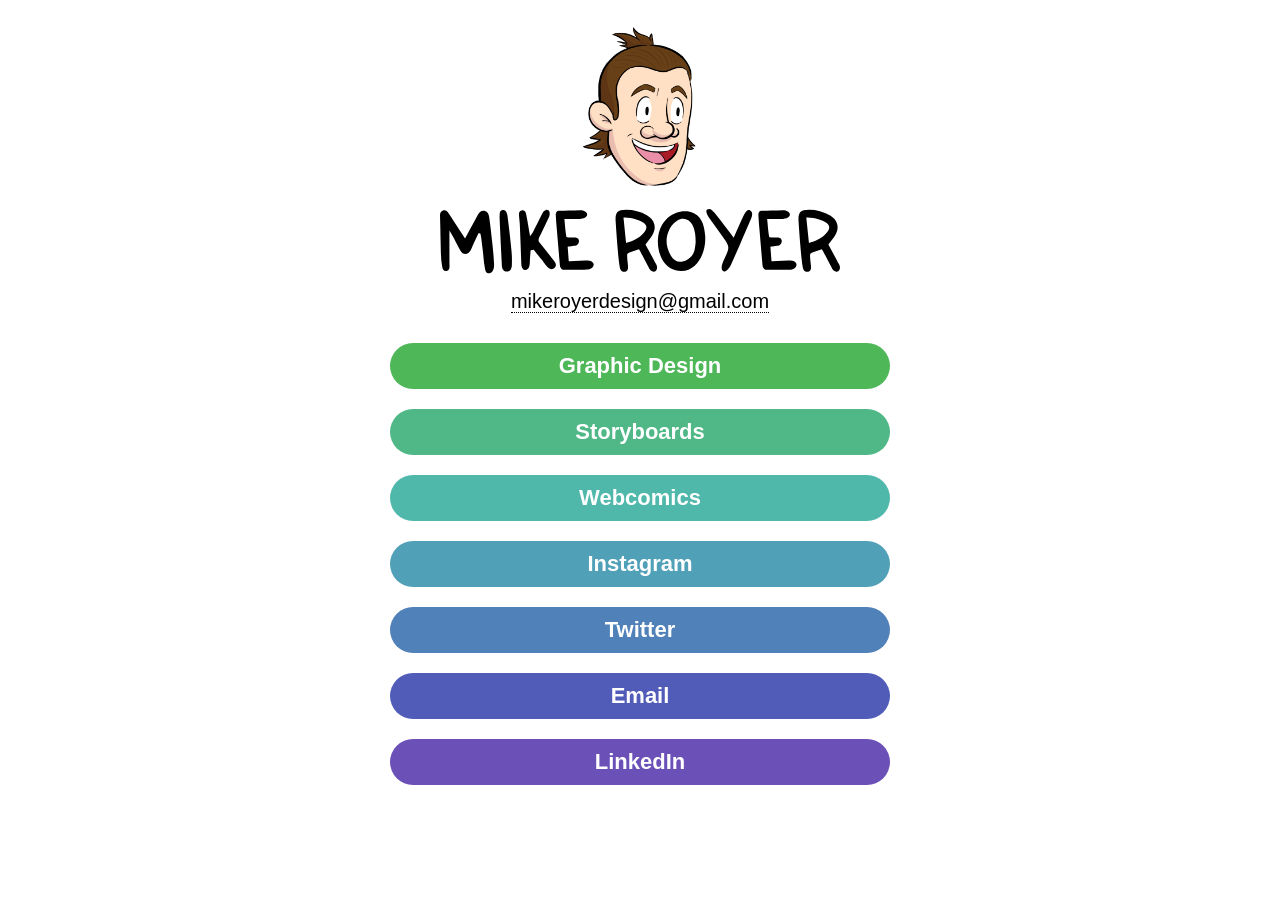
<file: index.html>
<!doctype html>
<html lang="en">
<head>

<meta charset="utf-8">
<meta name="viewport" content="width=device-width, initial-scale=1, shrink-to-fit=no">
<title>Mike Royer | Storyboard Artist | Graphic Designer | Illustrator | Los Angeles</title>

<meta property="og:locale" content="en_US" />
<meta property="og:type" content="website" />
<meta property="og:title" content="Mike Royer | Storyboard Artist | Graphic Designer | Illustrator | Los Angeles" />
<meta property="og:description" content="Storyboard Artist, Graphic Designer and Illustrator" />
<meta property="og:url" content="https://mikeroyerdesign.com/" />
<meta property="og:site_name" content="Mike Royer | Storyboard Artist | Graphic Designer | Illustrator | Los Angeles" />
<meta property="og:image" content="https://mikeroyerdesign.com/img/template/mike-royer-fb-1200x628.jpg" />
<meta property="og:image:secure_url" content="https://mikeroyerdesign.com/img/template/mike-royer-fb-1200x628.jpg" />
<meta property="og:image:width" content="1200" />
<meta property="og:image:height" content="630" />
<meta name="twitter:card" content="summary_large_image" />
<meta name="twitter:description" content="Storyboard Artist, Graphic Designer and Illustrator" />
<meta name="twitter:title" content="Mike Royer | Storyboard Artist | Graphic Designer | Illustrator | Los Angeles" />
<meta name="twitter:site" content="@mikeroyerdesign" />
<meta name="twitter:image" content="https://mikeroyerdesign.com/img/template/mike-royer-tw-1024x512.jpg" />

<link rel="stylesheet" type="text/css" href="style.css">


<link rel="icon" type="image/png" href="img/template/favicon.png" />
<link rel="apple-touch-icon" href="img/template/apple-touch-icon.png" />


<!-- GOOGLE ANALYTICS TRACKING -->
<script type="text/javascript">
  var _gaq = _gaq || [];
  _gaq.push(['_setAccount', 'UA-32307620-1']);
  _gaq.push(['_trackPageview']);

  (function() {
    var ga = document.createElement('script'); ga.type = 'text/javascript'; ga.async = true;
    ga.src = ('https:' == document.location.protocol ? 'https://ssl' : 'http://www') + '.google-analytics.com/ga.js';
    var s = document.getElementsByTagName('script')[0]; s.parentNode.insertBefore(ga, s);
  })();
</script>


</head>

<body>

<div class="wrapper">
	
	<div class="header">
		<div class="avatar"><img src="img/template/mike-royer-avatar.png" alt="Mike Royer" /></div>
		<div class="handwriting"><img src="img/template/mike-royer-handwriting.svg" alt="Mike Royer" /></div>
		<!--<h1>Mike Royer</h1> -->
		<h2><a href="mailto:mikeroyerdesign@gmail.com" target="_blank">mikeroyerdesign@gmail.com</a></h2>
	</div>
	
	<div class="nav">
		<div><a href="https://mikeroyerdesign.com/graphics" target="_blank">Graphic Design</a></div>
		<div><a href="https://mikeroyerdesign.com/storyboards" target="_blank">Storyboards</a></div>
		<div><a href="https://www.tumblr.com/mikeroyercomics" target="_blank">Webcomics</a></div>
		<div><a href="https://www.instagram.com/mikeroyerdesign/" target="_blank">Instagram</a></div>
		<div><a href="https://twitter.com/mikeroyerdesign/" target="_blank">Twitter</a></div>
		<div><a href="mailto:mikeroyerdesign@gmail.com" target="_blank">Email</a></div>
		<div><a href="https://www.linkedin.com/in/mike-royer/" target="_blank">LinkedIn</a></div>
	</div>
		
	
</div>

</body>
</html>
</file>
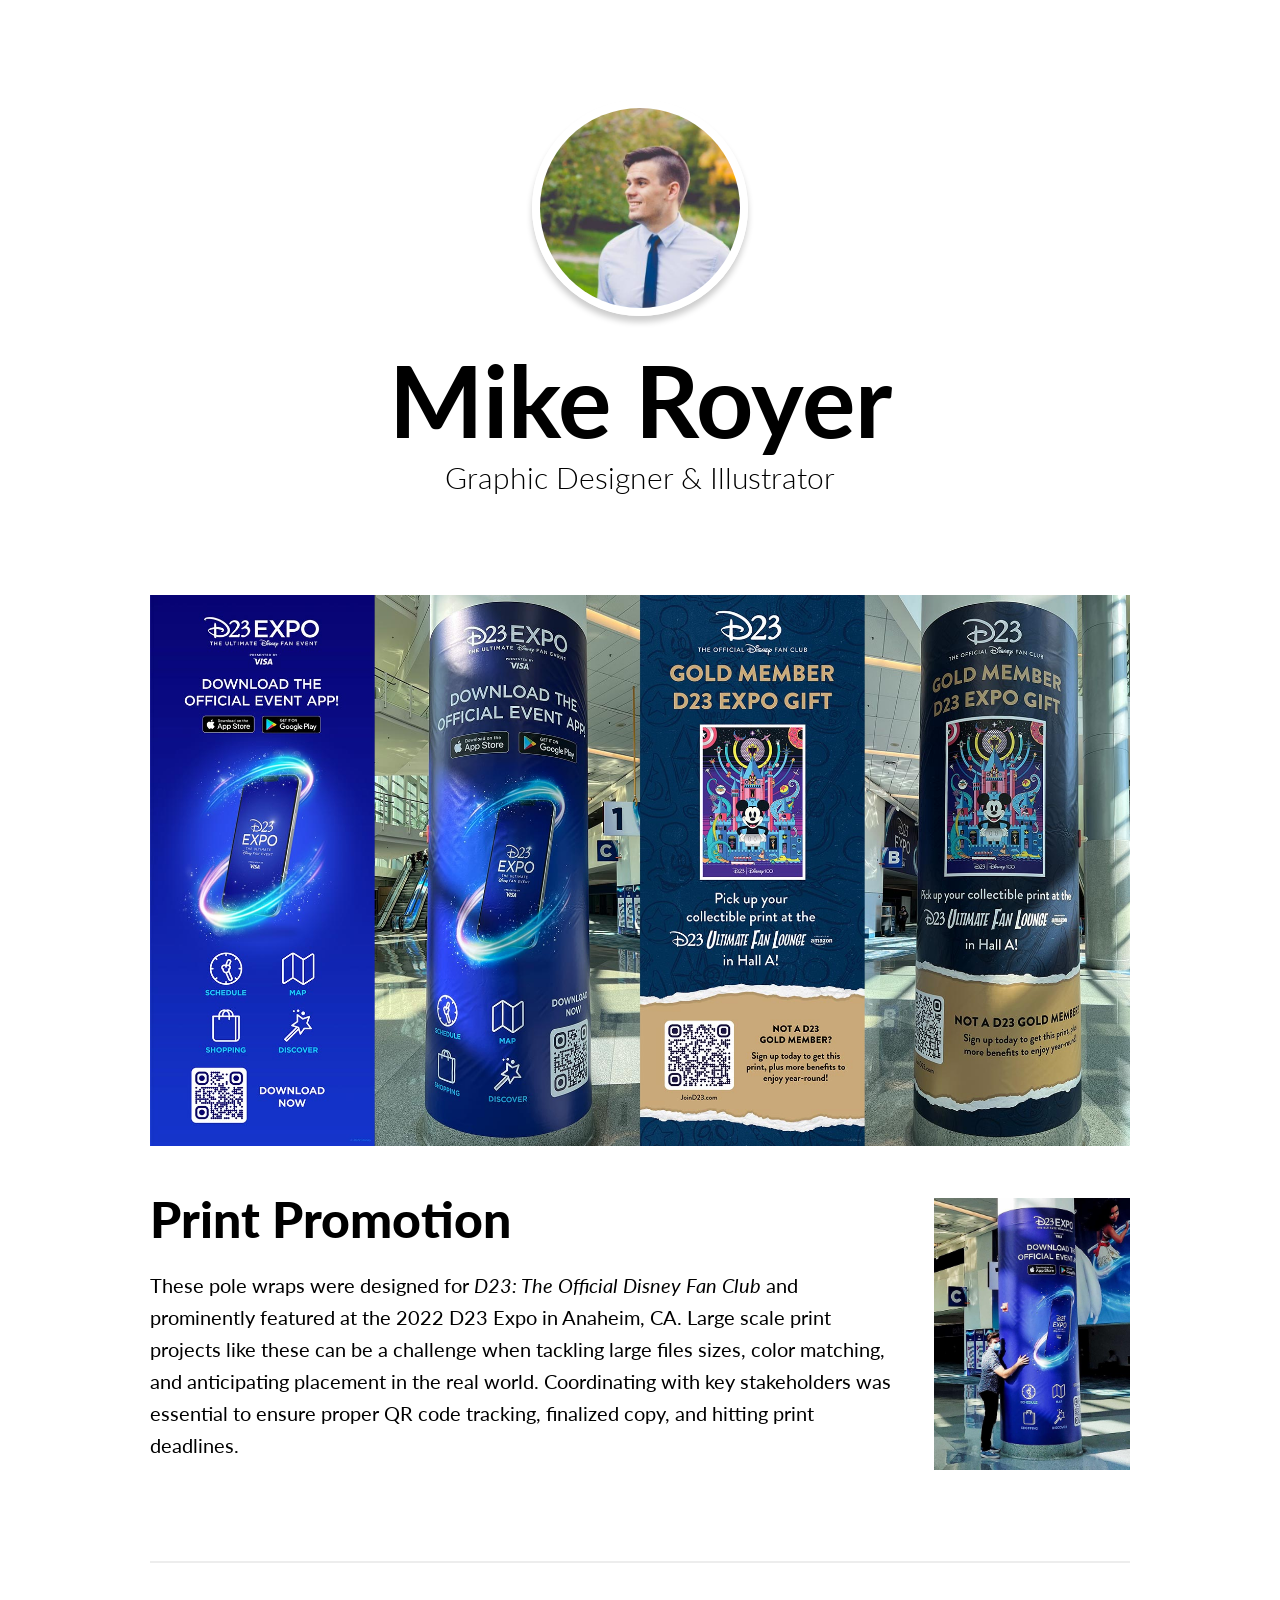
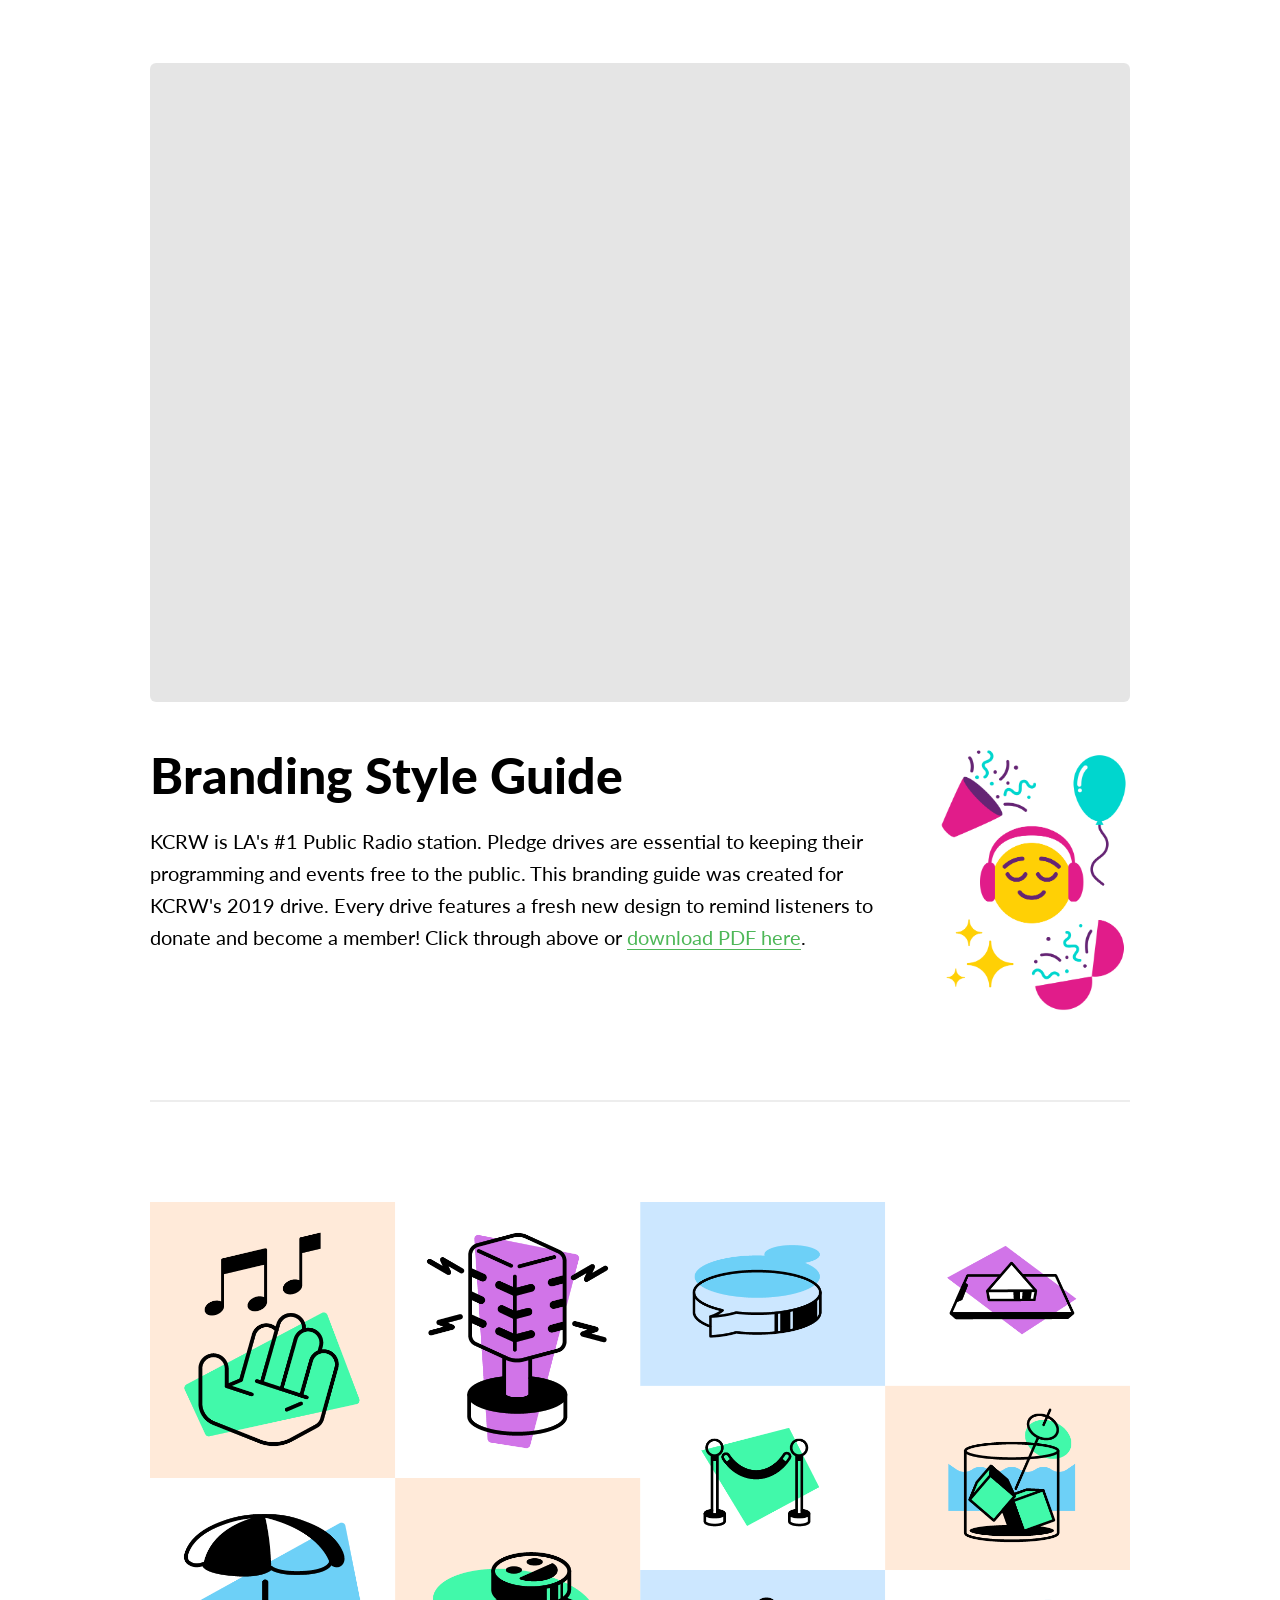
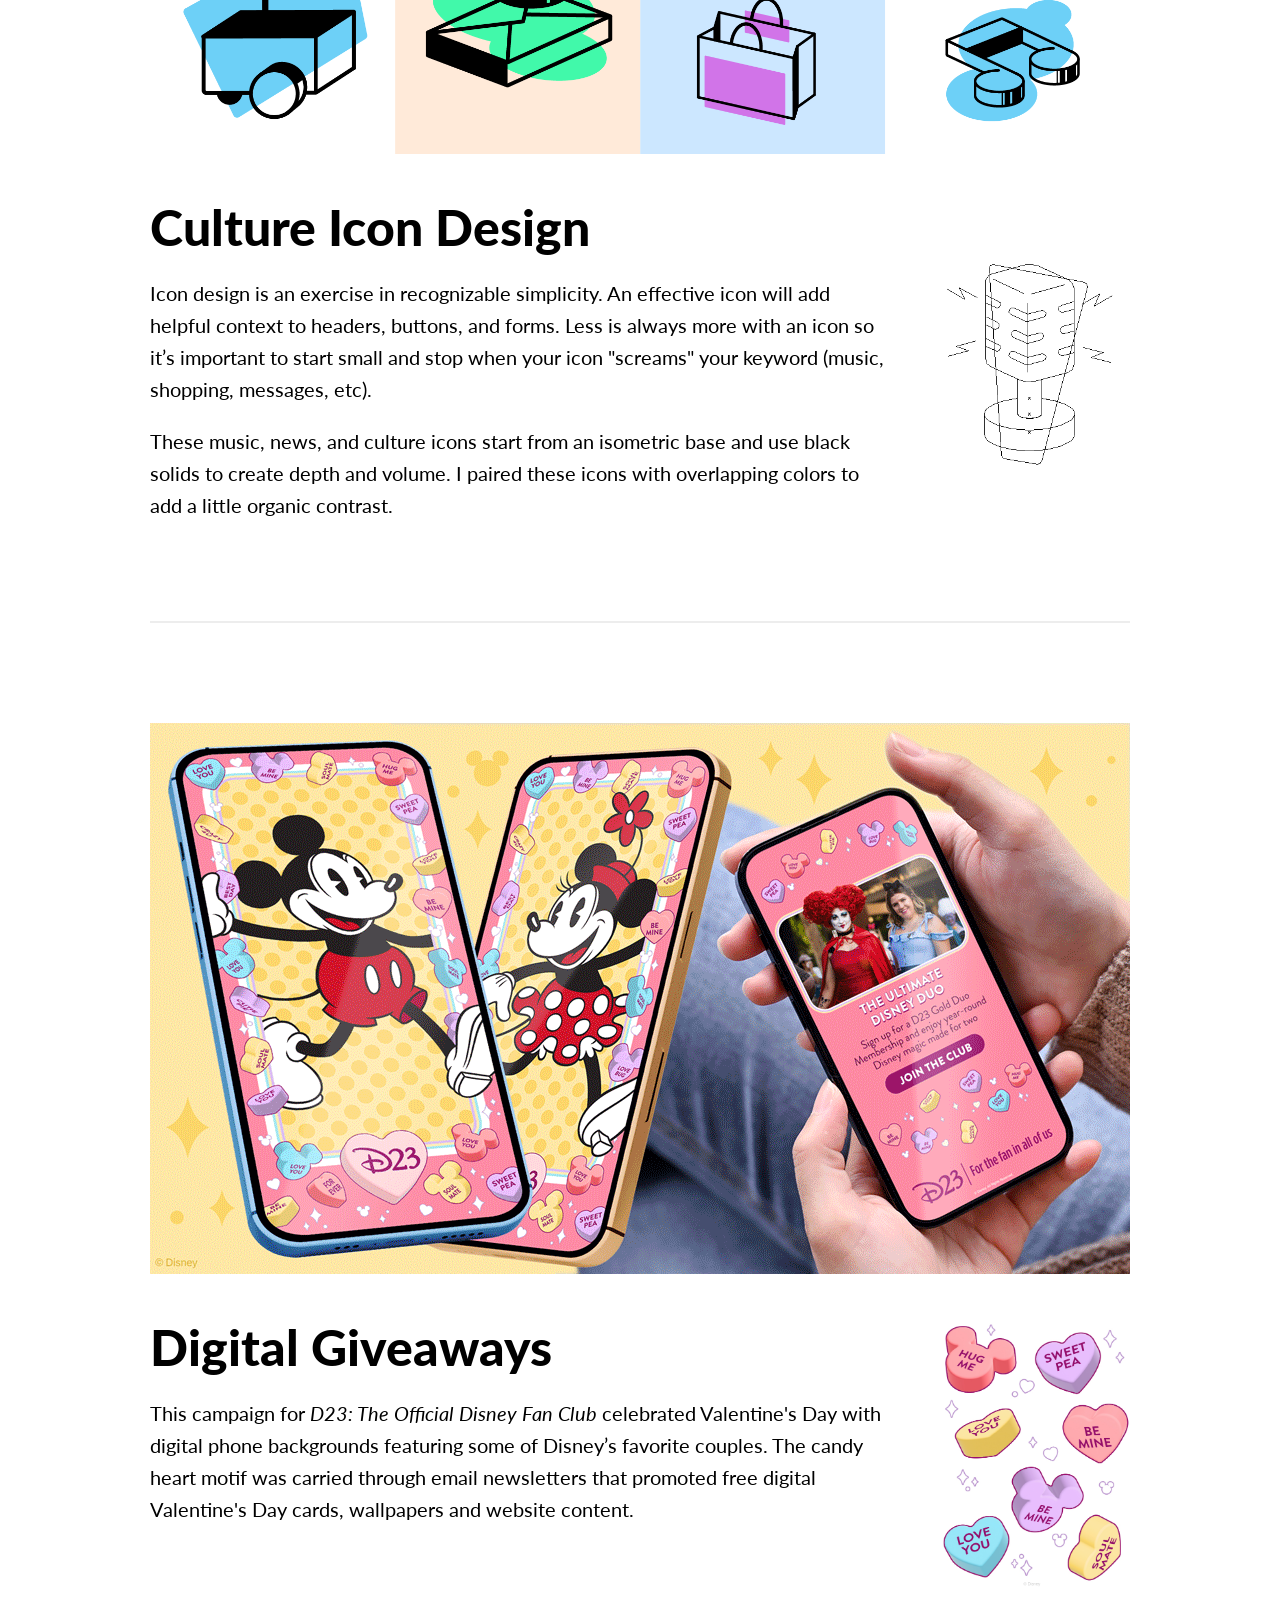
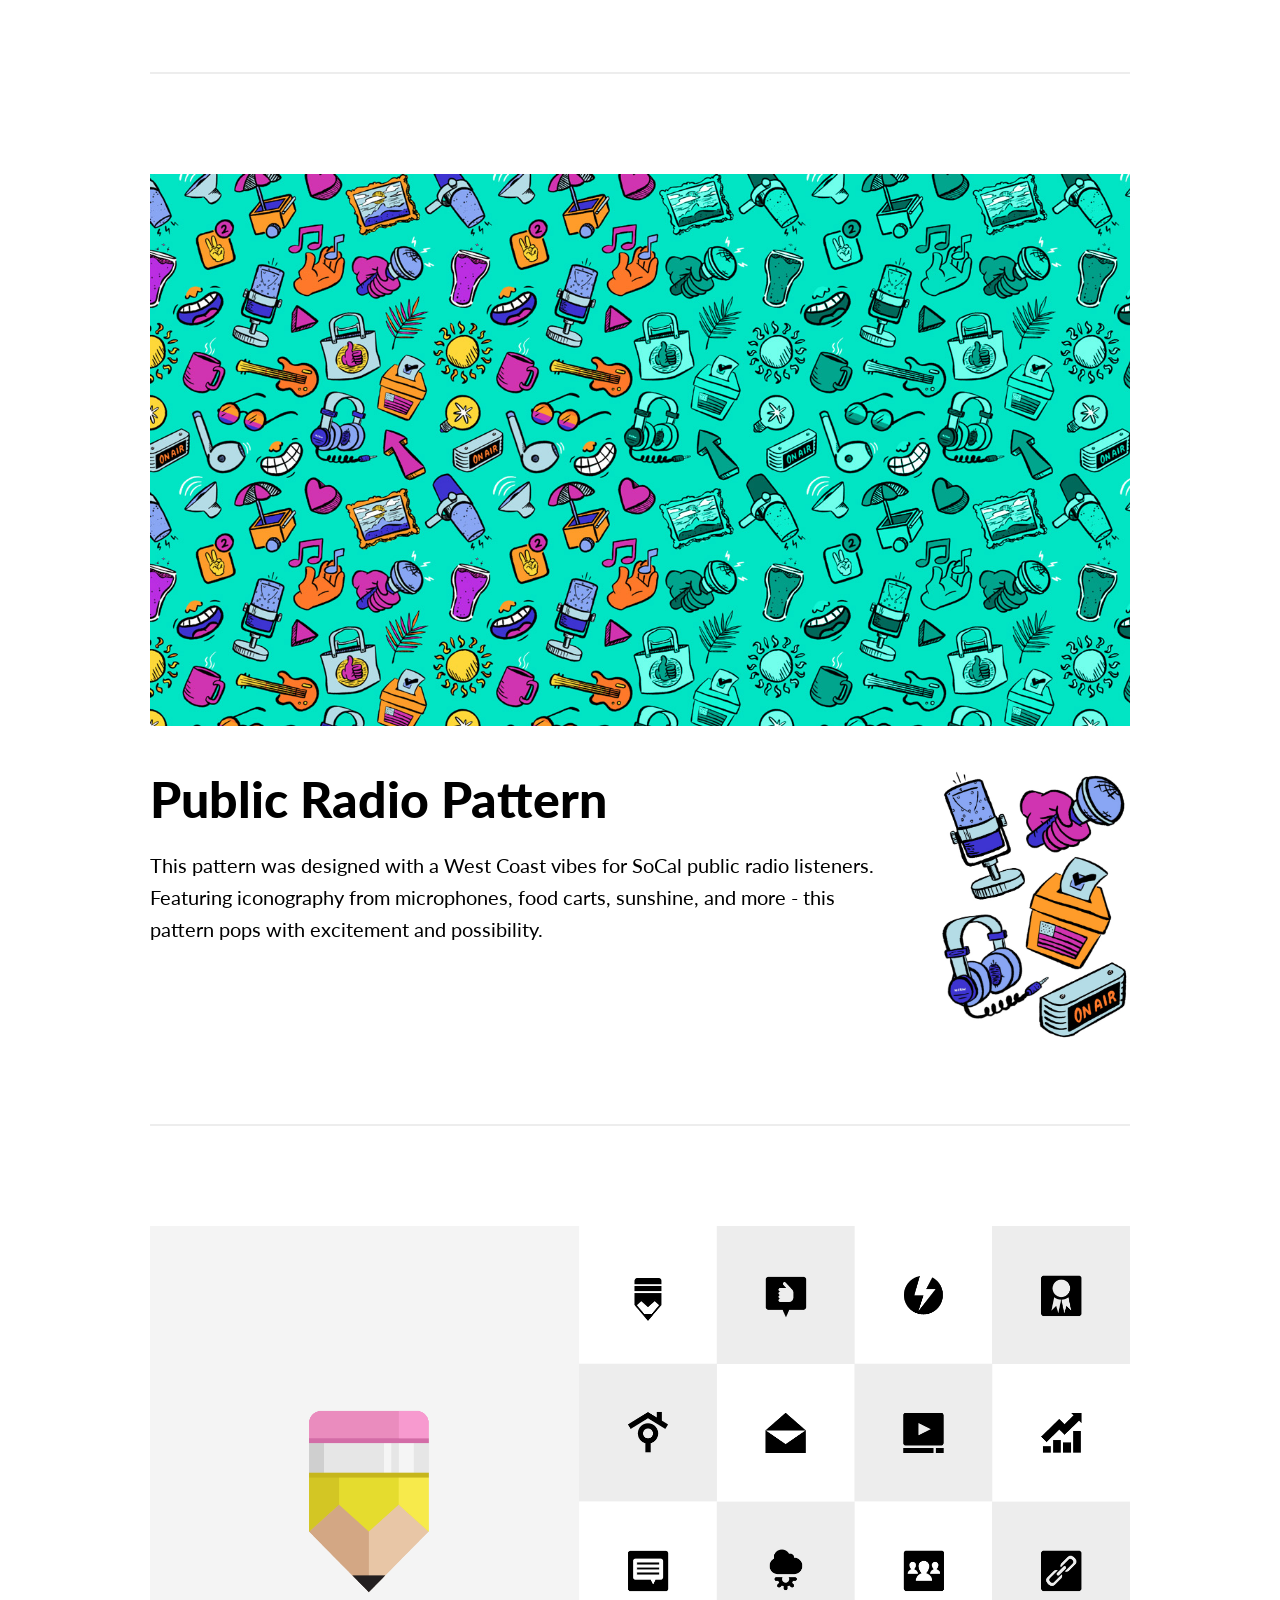
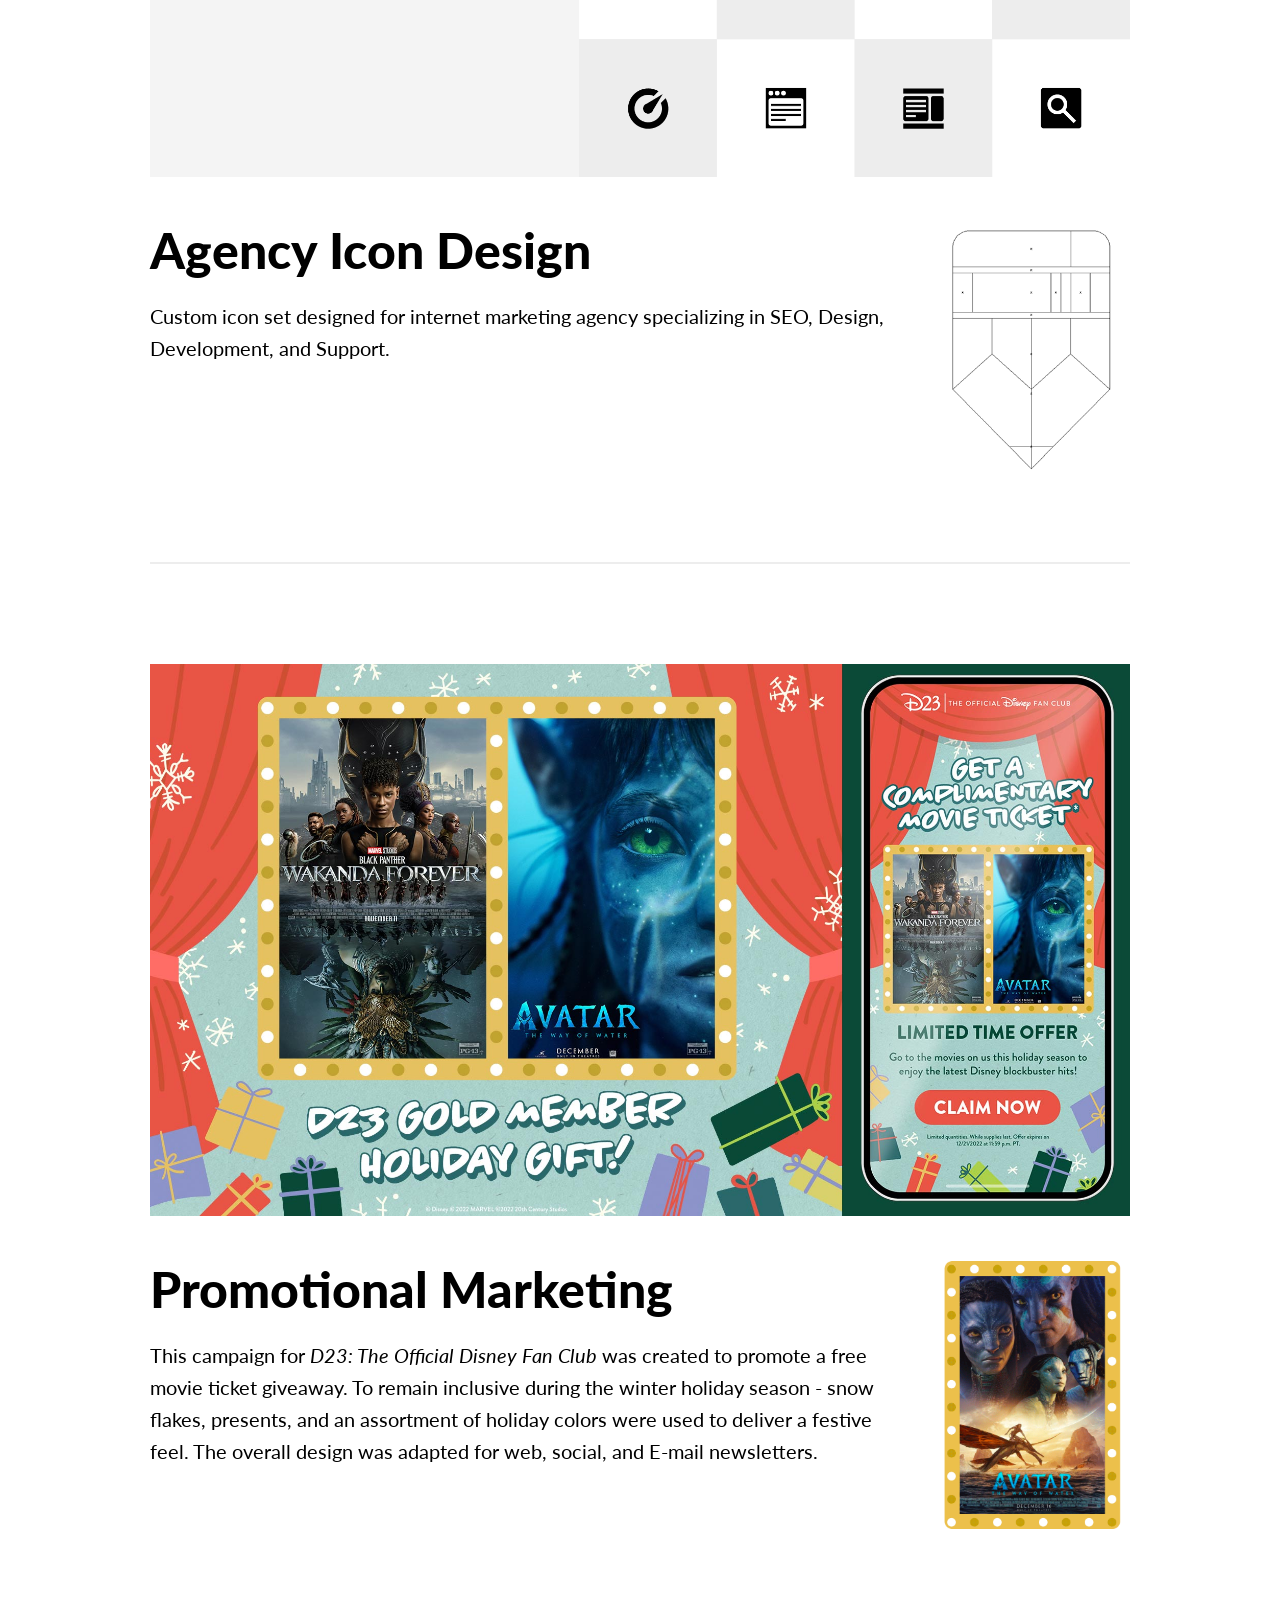
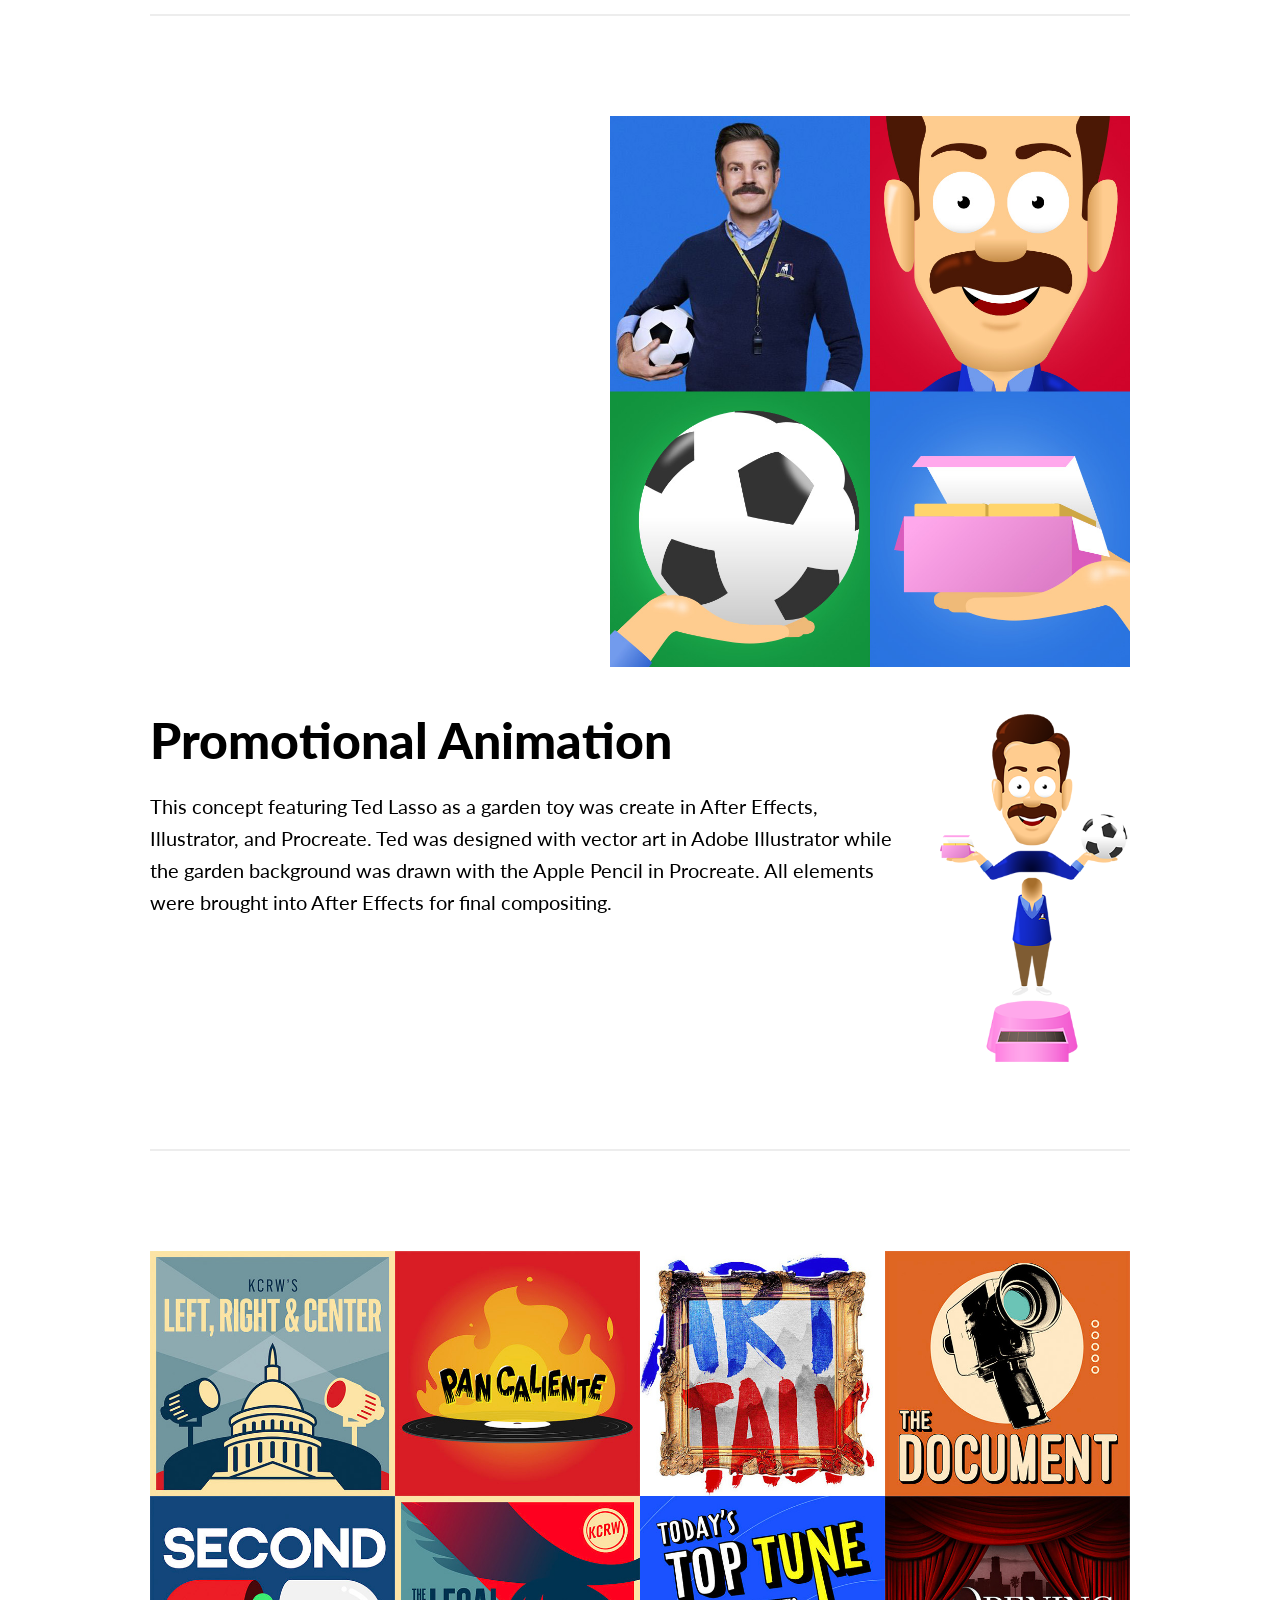
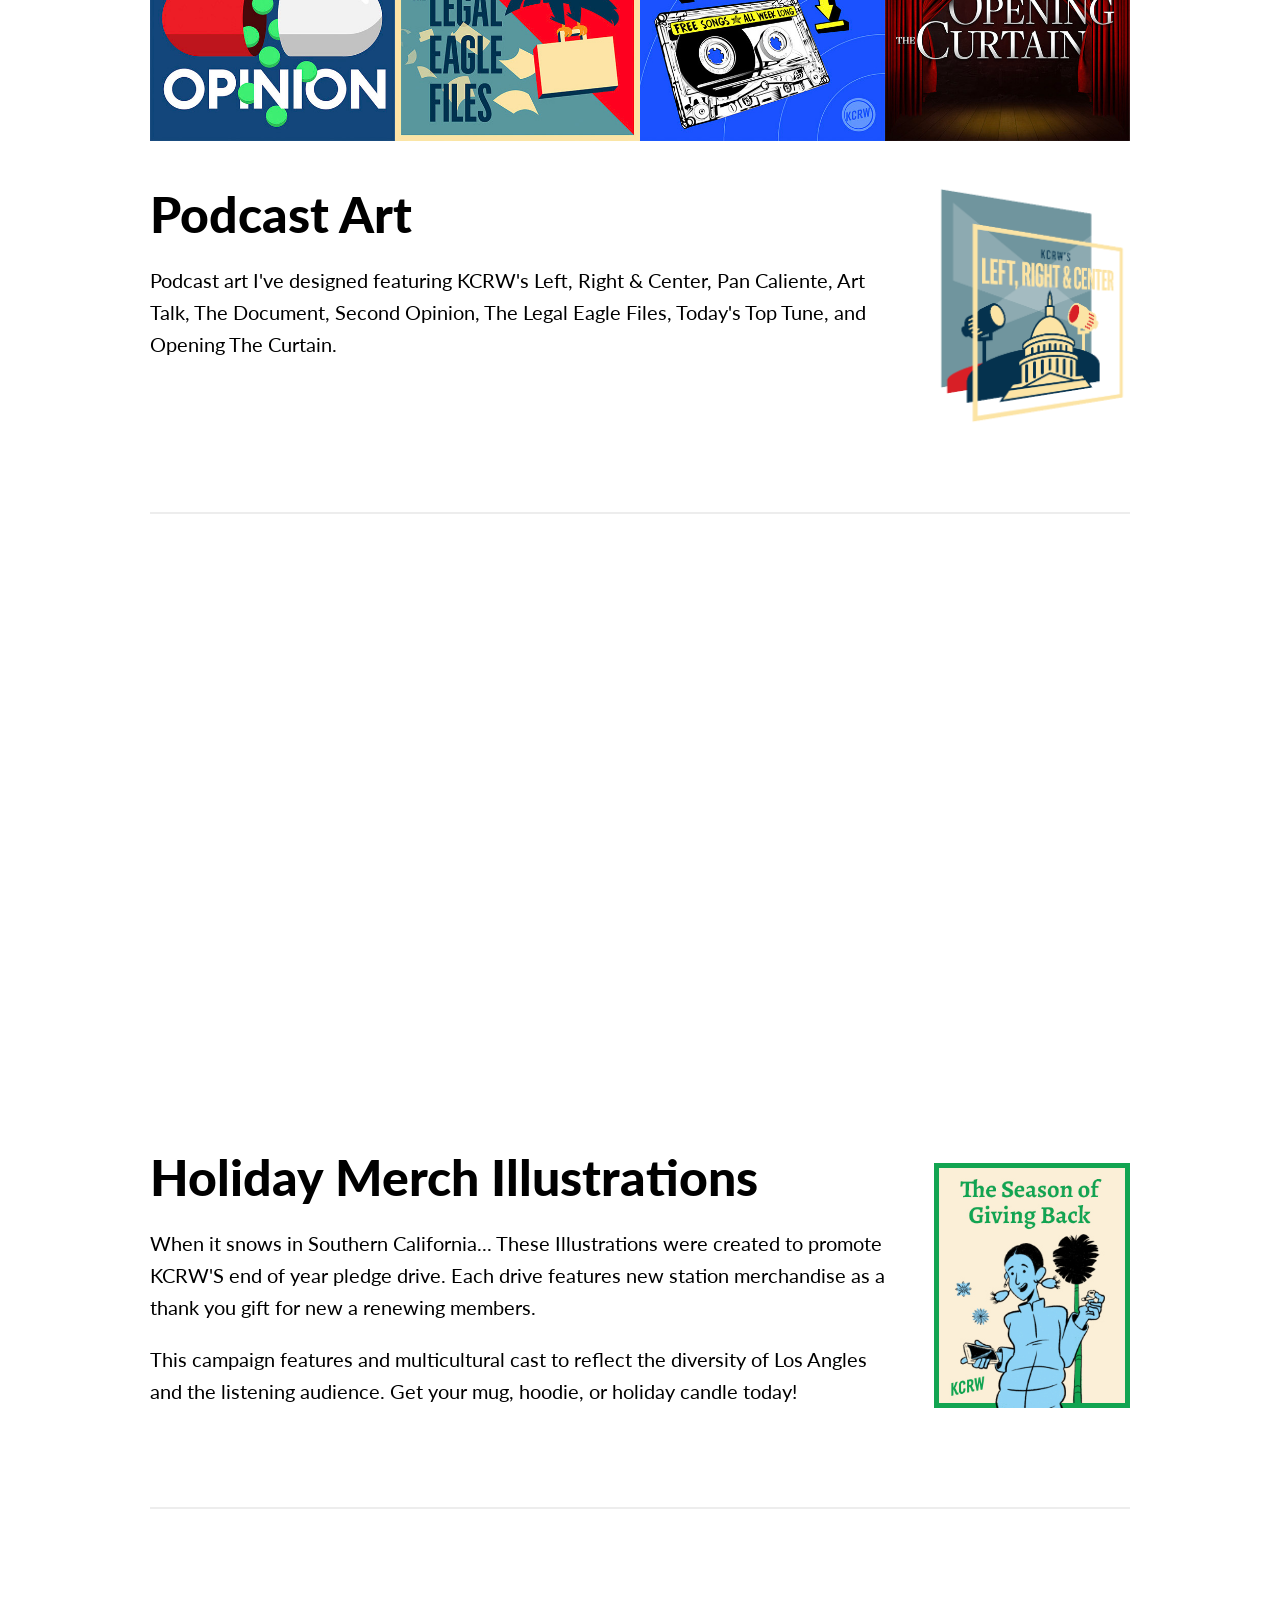
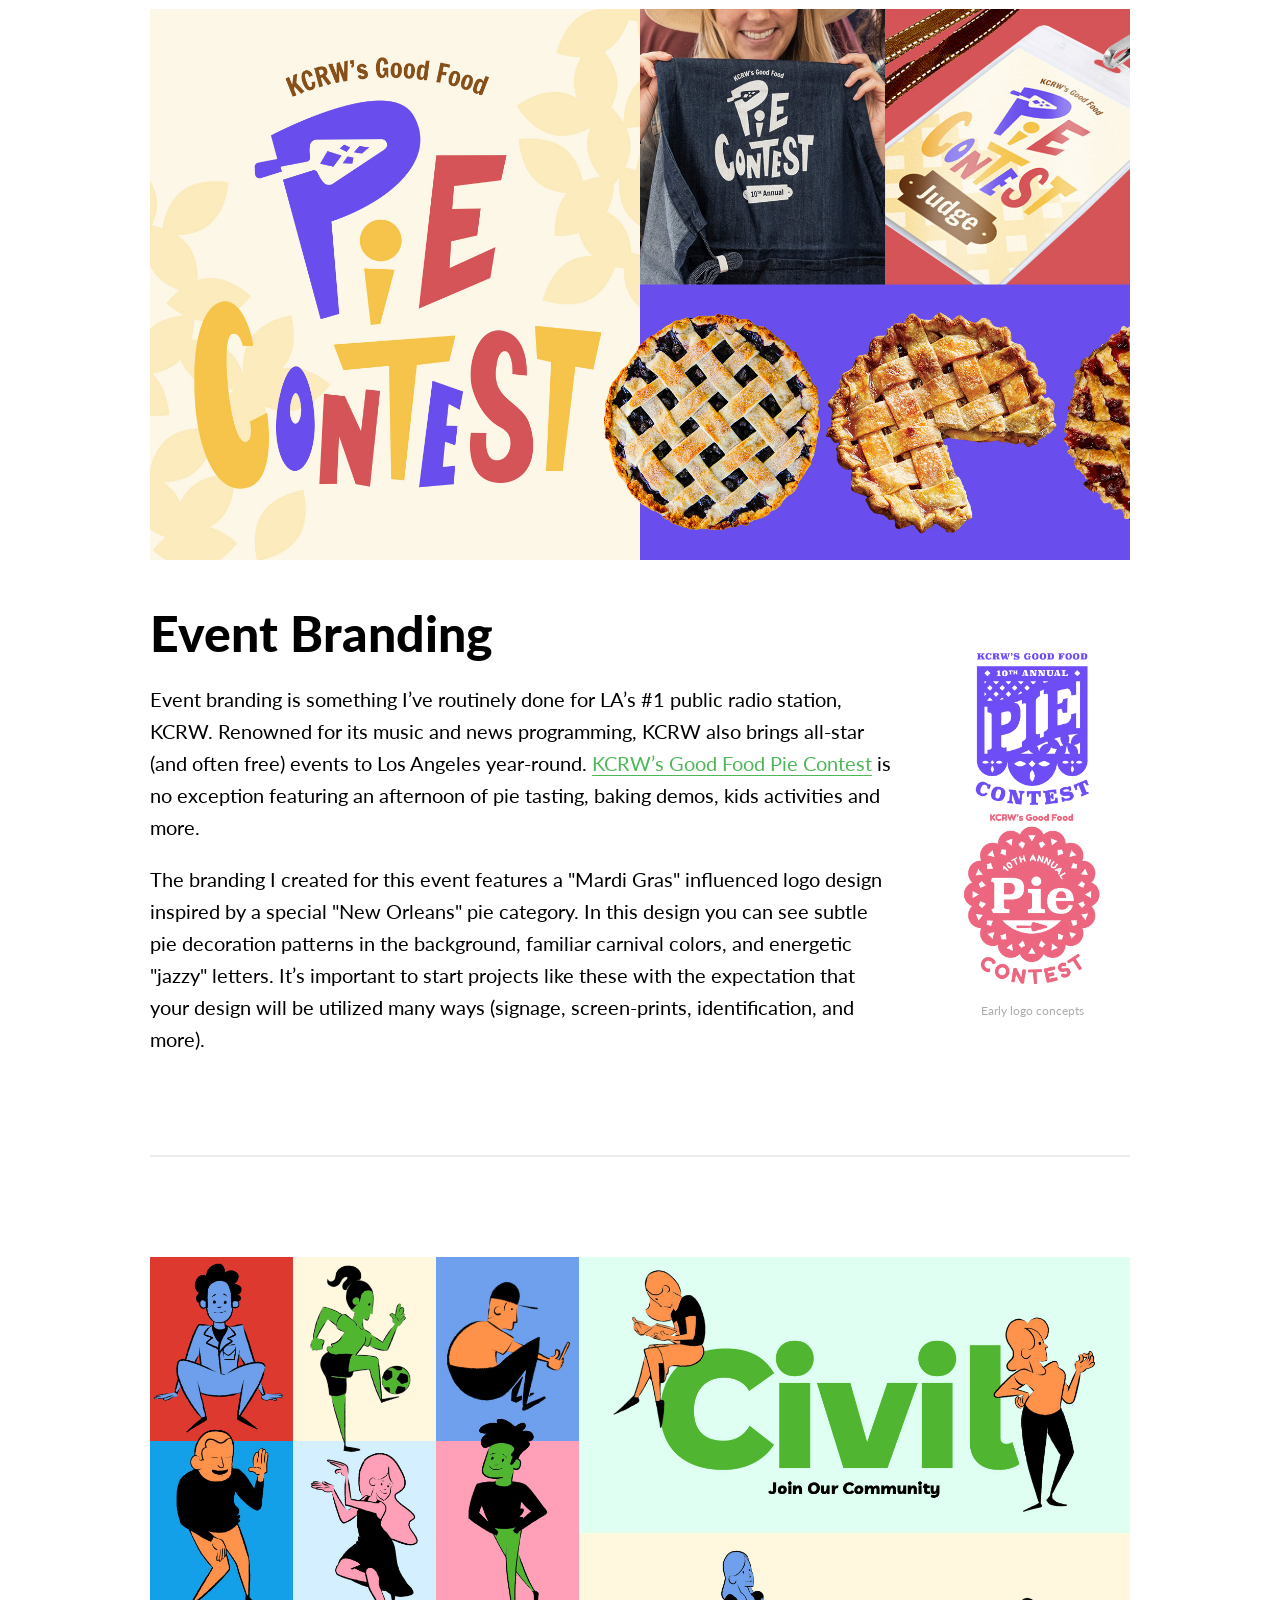
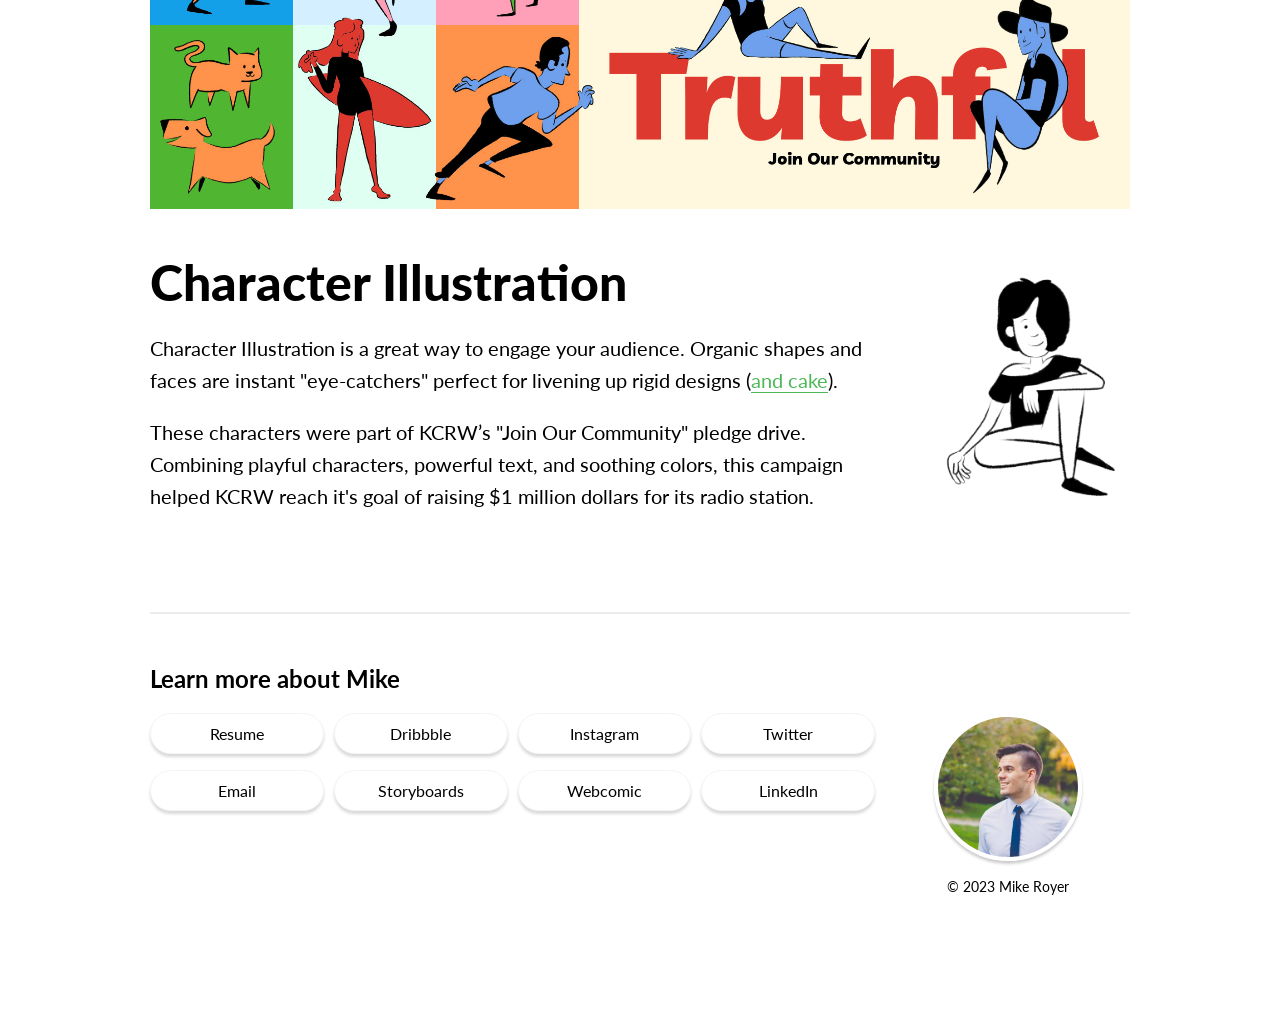
<file: graphics/index.html>
<!doctype html>
<html lang="en">
<head>

<meta charset="utf-8">
<meta name="viewport" content="width=device-width, initial-scale=1, shrink-to-fit=no">
<title>Mike Royer | Graphic Designer</title>

<meta property="og:locale" content="en_US" />
<meta property="og:type" content="website" />
<meta property="og:title" content="Mike Royer | Graphic Designer | Los Angeles" />
<meta property="og:description" content="Graphic Designer and Illustrator" />
<meta property="og:url" content="https://mikeroyerdesign.com/graphics" />
<meta property="og:site_name" content="Mike Royer | Graphic Designer | Los Angeles" />
<meta property="og:image" content="https://mikeroyerdesign.com/graphics/img/template/mike-royer-fb-1200x628.jpg" />
<meta property="og:image:secure_url" content="https://mikeroyerdesign.com/graphics/img/template/mike-royer-fb-1200x628.jpg" />
<meta property="og:image:width" content="1200" />
<meta property="og:image:height" content="630" />
<meta name="twitter:card" content="summary_large_image" />
<meta name="twitter:description" content="Graphic Designer and Illustrator" />
<meta name="twitter:title" content="Mike Royer | Graphic Designer | Los Angeles" />
<meta name="twitter:site" content="@mikeroyerdesign" />
<meta name="twitter:image" content="https://mikeroyerdesign.com/graphics/img/template/mike-royer-tw-1024x512.jpg" />

<link rel="stylesheet" type="text/css" href="style.css">

<link rel="preconnect" href="https://fonts.gstatic.com">
<link href="https://fonts.googleapis.com/css2?family=Lato:wght@300;900&display=swap" rel="stylesheet">


<link rel="icon" type="image/png" href="img/template/favicon.png" />
<link rel="apple-touch-icon" href="img/template/apple-touch-icon.png" />


<!-- GOOGLE ANALYTICS TRACKING -->
<script type="text/javascript">
  var _gaq = _gaq || [];
  _gaq.push(['_setAccount', 'UA-32307620-1']);
  _gaq.push(['_trackPageview']);

  (function() {
    var ga = document.createElement('script'); ga.type = 'text/javascript'; ga.async = true;
    ga.src = ('https:' == document.location.protocol ? 'https://ssl' : 'http://www') + '.google-analytics.com/ga.js';
    var s = document.getElementsByTagName('script')[0]; s.parentNode.insertBefore(ga, s);
  })();
</script>


</head>

<body>

<div class="wrapper">
	
	<div class="header">
		<img src="img/template/mike-royer-avatar.jpg" alt="" />
		<h1>Mike Royer</h1>
		<h2>Graphic Designer & Illustrator</h2>
	</div>
	
	
		<!-- /////////////////////////// D23 EXPO POLE WRAPS /////////////////////////// -->
	<div class="content-block she-hulk">
		<div class="featured">
			<img src="img/portfolio/D23-Expo-Pole-Wraps.jpg" alt="" />
		</div>
		<div class="info">
			<div class="left">
				<h1>Print Promotion</h1>
				<p>These pole wraps were designed for <i>D23: The Official Disney Fan Club</i> and prominently featured at the 2022 D23 Expo in Anaheim, CA. Large scale print projects like these can be a challenge when tackling large files sizes, color matching, and anticipating placement in the real world. Coordinating with key stakeholders was essential to ensure proper QR code tracking, finalized copy, and hitting print deadlines.</p>
				
			</div>
			<div class="right">
				<img src="img/portfolio/D23-Expo-Pole-Wraps-sup.jpg" alt="" />
			</div>
		</div>
	</div>
	
	
	
	
	
	<!-- /////////////////////////// STYLE GUIDE /////////////////////////// -->
	<div class="content-block">
		<div class="featured">
			<iframe class="speakerdeck-iframe" frameborder="0" src="https://speakerdeck.com/player/fc7d7466f8504f36903fc74bb63a96a3" title="UnDrive Style Guide " allowfullscreen="true" style="border: 0px; background: padding-box padding-box rgba(0, 0, 0, 0.1); margin: 0px; padding: 0px; border-radius: 6px; width: 100%; height: auto; aspect-ratio: 560 / 365;" data-ratio="1.5342465753424657"></iframe>
		</div>
		<div class="info">
			<div class="left">
				<h1>Branding Style Guide</h1>
				<p>KCRW is LA's #1 Public Radio station. Pledge drives are essential to keeping their programming and events free to the public. This branding guide was created for KCRW's 2019 drive. Every drive features a fresh new design to remind listeners to donate and become a member! Click through above or <a href="img/portfolio/UnDrive-Style-Guide-2019.pdf" target="_blank">download PDF here</a>.</p>
				
			</div>
			<div class="right">
				<img src="img/portfolio/UnDrive-pledge-drive-style-guide-sup.png" alt="" />
			</div>
		</div>
	</div>

	
	<!-- /////////////////////////// ICONS /////////////////////////// -->
	<div class="content-block icons">
		<div class="featured">
			<img src="img/portfolio/icons-comp.png" alt="" />
		</div>
		<div class="info">
			<div class="left">
				<h1>Culture Icon Design</h1>
				<p>Icon design is an exercise in recognizable simplicity. An effective icon will add helpful context to headers, buttons, and forms. Less is always more with an icon so it’s important to start small and stop when your icon "screams" your keyword (music, shopping, messages, etc).</p>

				<p>These music, news, and culture icons start from an isometric base and use black solids to create depth and volume. I paired these icons with overlapping colors to add a little organic contrast.</p>

			</div>
			<div class="right">
				<img src="img/portfolio/icon-sup.png" alt="" />
			</div>
		</div>
	</div>
	
	
	
	
	
	
	
	
	<!-- /////////////////////////// V-Day /////////////////////////// -->
	<div class="content-block she-hulk">
		<div class="featured">
			<img src="img/portfolio/D23-Valentines-Day-Digital-Phone-Backgrounds.gif" alt="" />
		</div>
		<div class="info">
			<div class="left">
				<h1>Digital Giveaways</h1>
				<p>This campaign for <i>D23: The Official Disney Fan Club</i> celebrated Valentine's Day with digital phone backgrounds featuring some of Disney’s favorite couples. The candy heart motif was carried through email newsletters that promoted free digital Valentine's Day cards, wallpapers and website content.</p>
				
			</div>
			<div class="right">
				<img src="img/portfolio/D23-Valentines-Day-Digital-Phone-Backgrounds-sup.jpg" alt="" />
			</div>
		</div>
	</div>

	
	
	
	
	
	<!-- /////////////////////////// PATTERN /////////////////////////// -->
	<div class="content-block icons">
		<div class="featured">
			<img src="img/portfolio/Public_Radio_Sketch_Icons_Square(1920x1080).jpg" alt="" />
		</div>
		<div class="info">
			<div class="left">
				<h1>Public Radio Pattern</h1>
				<p>This pattern was designed with a West Coast vibes for SoCal public radio listeners. Featuring iconography from microphones, food carts, sunshine, and more - this pattern pops with excitement and possibility.</p>

			</div>
			<div class="right">
				<img src="img/portfolio/Public_Radio_Sketch_Icons_Square-sup.jpg" alt="" />
			</div>
		</div>
	</div>
	
	
	
	
	
	
	
	
	
	
	
	<!-- /////////////////////////// ICONS /////////////////////////// -->
	<div class="content-block icons">
		<div class="featured">
			<img src="img/portfolio/icon-pencil.png" alt="" />
		</div>
		<div class="info">
			<div class="left">
				<h1>Agency Icon Design</h1>
				<p>Custom icon set designed for internet marketing agency specializing in SEO, Design, Development, and Support.</p>

			</div>
			<div class="right">
				<img src="img/portfolio/icon-pencil-sup.png" alt="" />
			</div>
		</div>
	</div>
	
	
	
	<!-- /////////////////////////// WINTER MOVIE PROMO /////////////////////////// -->
	<div class="content-block she-hulk">
		<div class="featured">
			<img src="img/portfolio/D23-Winter-Movie-Promo.jpg" alt="" />
		</div>
		<div class="info">
			<div class="left">
				<h1>Promotional Marketing</h1>
				<p>This campaign for <i>D23: The Official Disney Fan Club</i> was created to promote a free movie ticket giveaway. To remain inclusive during the winter holiday season - snow flakes, presents, and an assortment of holiday colors were used to deliver a festive feel. The overall design was adapted for web, social, and E-mail newsletters.</p>
				
			</div>
			<div class="right">
				<img src="img/portfolio/D23-Winter-Movie-Promo-sup.gif" alt="" />
			</div>
		</div>
	</div>

	
		<!-- /////////////////////////// TED LASSO /////////////////////////// -->
	<div class="content-block she-hulk">
		<div class="featured">
			<div class="ted-layout">
				<div class="ted-left">
					<div id="hp-video-wrap">
						<video id="hp-video" autoplay="" loop="" muted="" playsinline="">
						<source src="img/portfolio/ted-comp1.mp4">
						</video>
					</div>
				</div>
				<div class="ted-right">
					<img src="img/portfolio/ted-comp2.jpg" alt="" />
				</div>
			</div>
		</div>
		<div class="info">
			<div class="left">
				<h1>Promotional Animation</h1>
				<p>This concept featuring Ted Lasso as a garden toy was create in After Effects, Illustrator, and Procreate. Ted was designed with vector art in Adobe Illustrator while the garden background was drawn with the Apple Pencil in Procreate. All elements were brought into After Effects for final compositing.</p>
				
			</div>
			<div class="right">
				<img src="img/portfolio/ted-sup.png" alt="" />
			</div>
		</div>
	</div>
	
	
	<!-- /////////////////////////// MORE PODCAST ART /////////////////////////// -->
	<div class="content-block more-podcast-art">
		<div class="featured">
			<img src="img/portfolio/podcast-art-additional.jpg" alt="" />
		</div>
		<div class="info">
			<div class="left">
				<h1>Podcast Art</h1>
				<p>Podcast art I've designed featuring KCRW's Left, Right & Center, Pan Caliente, Art Talk, The Document, Second Opinion, The Legal Eagle Files, Today's Top Tune, and Opening The Curtain.</p>

			</div>
			<div class="right">
				<img src="img/portfolio/podcast-art-additional-sup.png" alt="" />
			</div>
		</div>
	</div>
	
	
	<!-- /////////////////////////// HOLIDAY ILLUSTRATION /////////////////////////// -->
	<div class="content-block she-hulk">
		<div class="featured">
			<div id="hp-video-wrap">
				<video id="hp-video" autoplay="" loop="" muted="" playsinline="">
				<source src="img/portfolio/holiday-merch-illustration-mike-royer.mp4">
				</video>
			</div>
		</div>
		<div class="info">
			<div class="left">
				<h1>Holiday Merch Illustrations</h1>
				<p>When it snows in Southern California... These Illustrations were created to promote KCRW'S end of year pledge drive. Each drive features new station merchandise as a thank you gift for new a renewing members.</p>
				
				<p>This campaign features and multicultural cast to reflect the diversity of Los Angles and the listening audience. Get your mug, hoodie, or holiday candle today!</p>
				
			</div>
			<div class="right">
				<img src="img/portfolio/holiday-merch-illustration-mike-royer-sup.jpg" alt="" />
			</div>
		</div>
	</div>
	
	
	
	
	
	
	
	
	

	
	
	
	<!-- /////////////////////////// PIE CONTEST /////////////////////////// -->
	<div class="content-block pie-contest">
		<div class="featured">
			<img src="img/portfolio/pie-contest-comp.jpg" alt="" />
		</div>
		<div class="info">
			<div class="left">
				<h1>Event Branding</h1>
				<p>Event branding is something I’ve routinely done for LA’s #1 public radio station, KCRW. Renowned for its music and news programming, KCRW also brings all-star (and often free) events to Los Angeles year-round. <a href="https://www.facebook.com/media/set/?vanity=KCRWGoodFood&set=a.10156061664141761" target="_blank">KCRW’s Good Food Pie Contest</a> is no exception featuring an afternoon of pie tasting, baking demos, kids activities and more.</p>

				<p>The branding I created for this event features a "Mardi Gras" influenced logo design inspired by a special "New Orleans" pie category. In this design you can see subtle pie decoration patterns in the background, familiar carnival colors, and energetic "jazzy" letters. It’s important to start projects like these with the expectation that your design will be utilized many ways (signage, screen-prints, identification, and more).</p>

			</div>
			<div class="right">
				<img src="img/portfolio/pie-sup-1.png" alt="" />
				<br />
				<img src="img/portfolio/pie-sup-2.png" alt="" />
				<p class="caption">Early logo concepts</p>
			</div>
		</div>
	</div>
	
	
	
	
	
	
	
	
	

	
	




	<!-- /////////////////////////// Character Illustration /////////////////////////// -->
	<div class="content-block undrive">
		<div class="featured">
			<img src="img/portfolio/undrive-comp.jpg" alt="" />
		</div>
		<div class="info">
			<div class="left">
				<h1>Character Illustration</h1>
				<p>Character Illustration is a great way to engage your audience. Organic shapes and faces are instant "eye-catchers" perfect for livening up rigid designs (<a href="https://twitter.com/MikeRoyerDesign/status/1351306837463769090?s=20" target="_blank">and cake</a>).</p>

				<p>These characters were part of KCRW’s "Join Our Community" pledge drive. Combining playful characters, powerful text, and soothing colors, this campaign helped KCRW reach it's goal of raising $1 million dollars for its radio station.</p>

			</div>
			<div class="right">
				<img src="img/portfolio/undrive-sup.png" alt="" />
			</div>
		</div>
	</div>
	
	
	
	<!-- /////////////////////////// TGTN /////////////////////////// -->
<!--
	<div class="content-block tgtn">
		<div class="featured">
			<img src="img/portfolio/tgtn-comp.jpg" alt="" />
		</div>
		<div class="info">
			<div class="left">
				<h1>There Goes the Neighborhood</h1>
				<p>There Goes the Neighborhood is an <a href="https://www.kcrw.com/culture/shows/there-goes-the-neighborhood" target="_blank">eight-part podcast series</a> produced by KCRW and WNYC Studios. "Los Angeles is having an identity crisis. City officials tout new development and shiny commuter trains, while longtime residents are doing all they can to hang on to home."</p>

				<p>My design for Season 2 captures the feeling of your once familiar neighborhood becoming uprooted. For me, incorporating real Los Angeles architecture was necessary for an authentic comp. It’s also important to recognize the differences between the iconic Los Angeles palm tree and one you see on your tropical beach vacation. The correct shape for a Southern California palm features bushy fronds and a straight trunk.</p>

			</div>
			<div class="right">
				<img src="img/portfolio/tgtn-sup.png" alt="" />
			</div>
		</div>
	</div>
-->
	
	
		
	
	
	<!-- /////////////////////////// WASTE ILLUSTRATION /////////////////////////// -->
<!--
	<div class="content-block pie-contest">
		<div class="featured">
			<img src="img/portfolio/waste-illustrations.jpg" alt="" />
		</div>
		<div class="info">
			<div class="left">
				<h1>Waste Illustrations</h1>
				<p>These illustrations were created for Greater LA's <a href="https://www.kcrw.com/categories/wasted" target="_blank">series on waste</a> at KCRW. These 4 pieces covered "Reducing construction waste with giant 3D printers", "Tackling e-waste by fixing broken tech", "Why the average California strawberry goes uneaten", and "These Plants are Genetically Modified to Remove Carbon".</p>

				
			</div>
			<div class="right">
				<img src="img/portfolio/waste-illustrations-sup.png" alt="" />
			</div>
		</div>
	</div>
-->




	
	<!-- /////////////////////////// LOGO DESIGN PROCESS /////////////////////////// -->
<!--
	<div class="content-block logo-design-process">
		<div class="featured">
			<img src="img/portfolio/logo-design-process.png" alt="" />
		</div>
		<div class="info">
			<div class="left">
				<h1>Logo Design Exploration</h1>
				<p>The UnDrive Pledge Drive project explores the classic pledge drive with a fun twist. Early in the design process shapes and depth were main components but stronger typography grounded the final design.</p>

			</div>
			<div class="right">
				<img src="img/portfolio/logo-design-process-sup.png" alt="" />
			</div>
		</div>
	</div>
	
-->
	


	<!-- /////////////////////////// SHE HULK /////////////////////////// -->
<!--
	<div class="content-block she-hulk">
		<div class="featured">
			<div class="sh-layout">
				<div class="sh-left">
					<img src="img/portfolio/she-hulk-comp1.gif" alt="" />
				</div>
				<div class="sh-right">
					<img src="img/portfolio/she-hulk-comp2.jpg" alt="" />
				</div>
			</div>
		</div>
		<div class="info">
			<div class="left">
				<h1>Photo Manipulation</h1>
				<p>This exercise features my workflow when I approach concept design that heavily relies on photography. The real secret to an effective composition is creating an atmosphere that will anchor your subject to your scene.</p>

				<p>This comp imagines actress Tatiana Maslany as the iconic hero "She-Hulk". After researching classic and modern interpretations of the character, I created a checklist of must-haves for my design. Not only was believable green skin important, but lips, eyes, and hair also required transformation. The costume chest-piece was created "from scratch" because (believe it or not) not everything you need is available on the internet.</p>

			</div>
			<div class="right">
				<img src="img/portfolio/she-hulk-sup2.png" alt="" />
			</div>
		</div>
	</div>
-->






	
	
	<div class="footer">
		<h2>Learn more about Mike</h2>
		<div class="col1">
			<div class="footer-nav">
				<div><a href="Mike-Royer-Resume-Graphic-Design-2023.pdf" target="_blank">Resume</a></div>
				<div><a href="https://dribbble.com/mikeroyerdesign" target="_blank">Dribbble</a></div>
				<div><a href="https://www.instagram.com/mikeroyerdesign/" target="_blank">Instagram</a></div>
				<div><a href="https://twitter.com/mikeroyerdesign/" target="_blank">Twitter</a></div>
				<div><a href="mailto:mikeroyerdesign@gmail.com" target="_blank">Email</a></div>
				<div><a href="https://mikeroyerdesign.com/storyboards/" target="_blank">Storyboards</a></div>
				<div><a href="https://www.pickledcomics.com" target="_blank">Webcomic</a></div>
				<div><a href="https://www.linkedin.com/in/mike-royer/" target="_blank">LinkedIn</a></div>
			</div>
		</div>
		
		<div class="col2">
			<img src="img/template/mike-royer-avatar.jpg" alt="" />
			<p>&copy; 2023 Mike Royer</p>
		</div>
		
	</div>
	
	
	
</div>

</body>
</html>
</file>
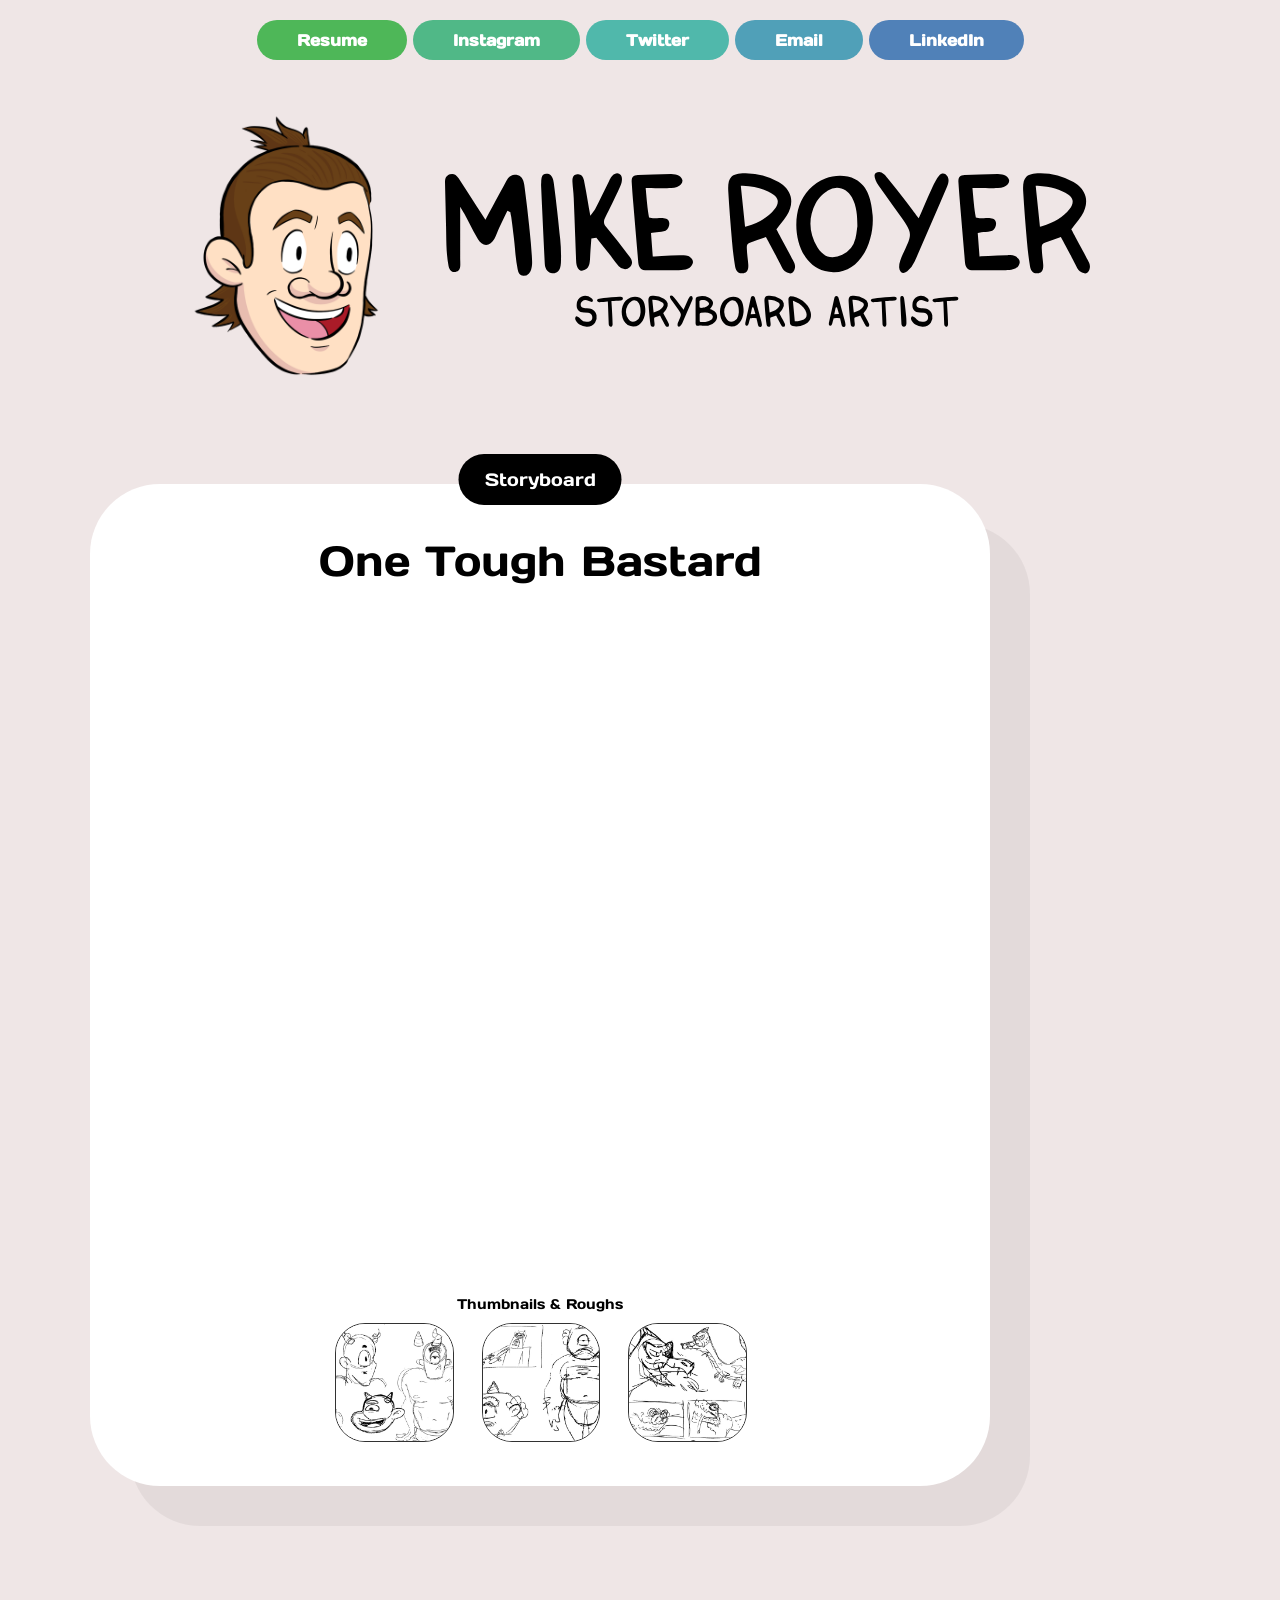
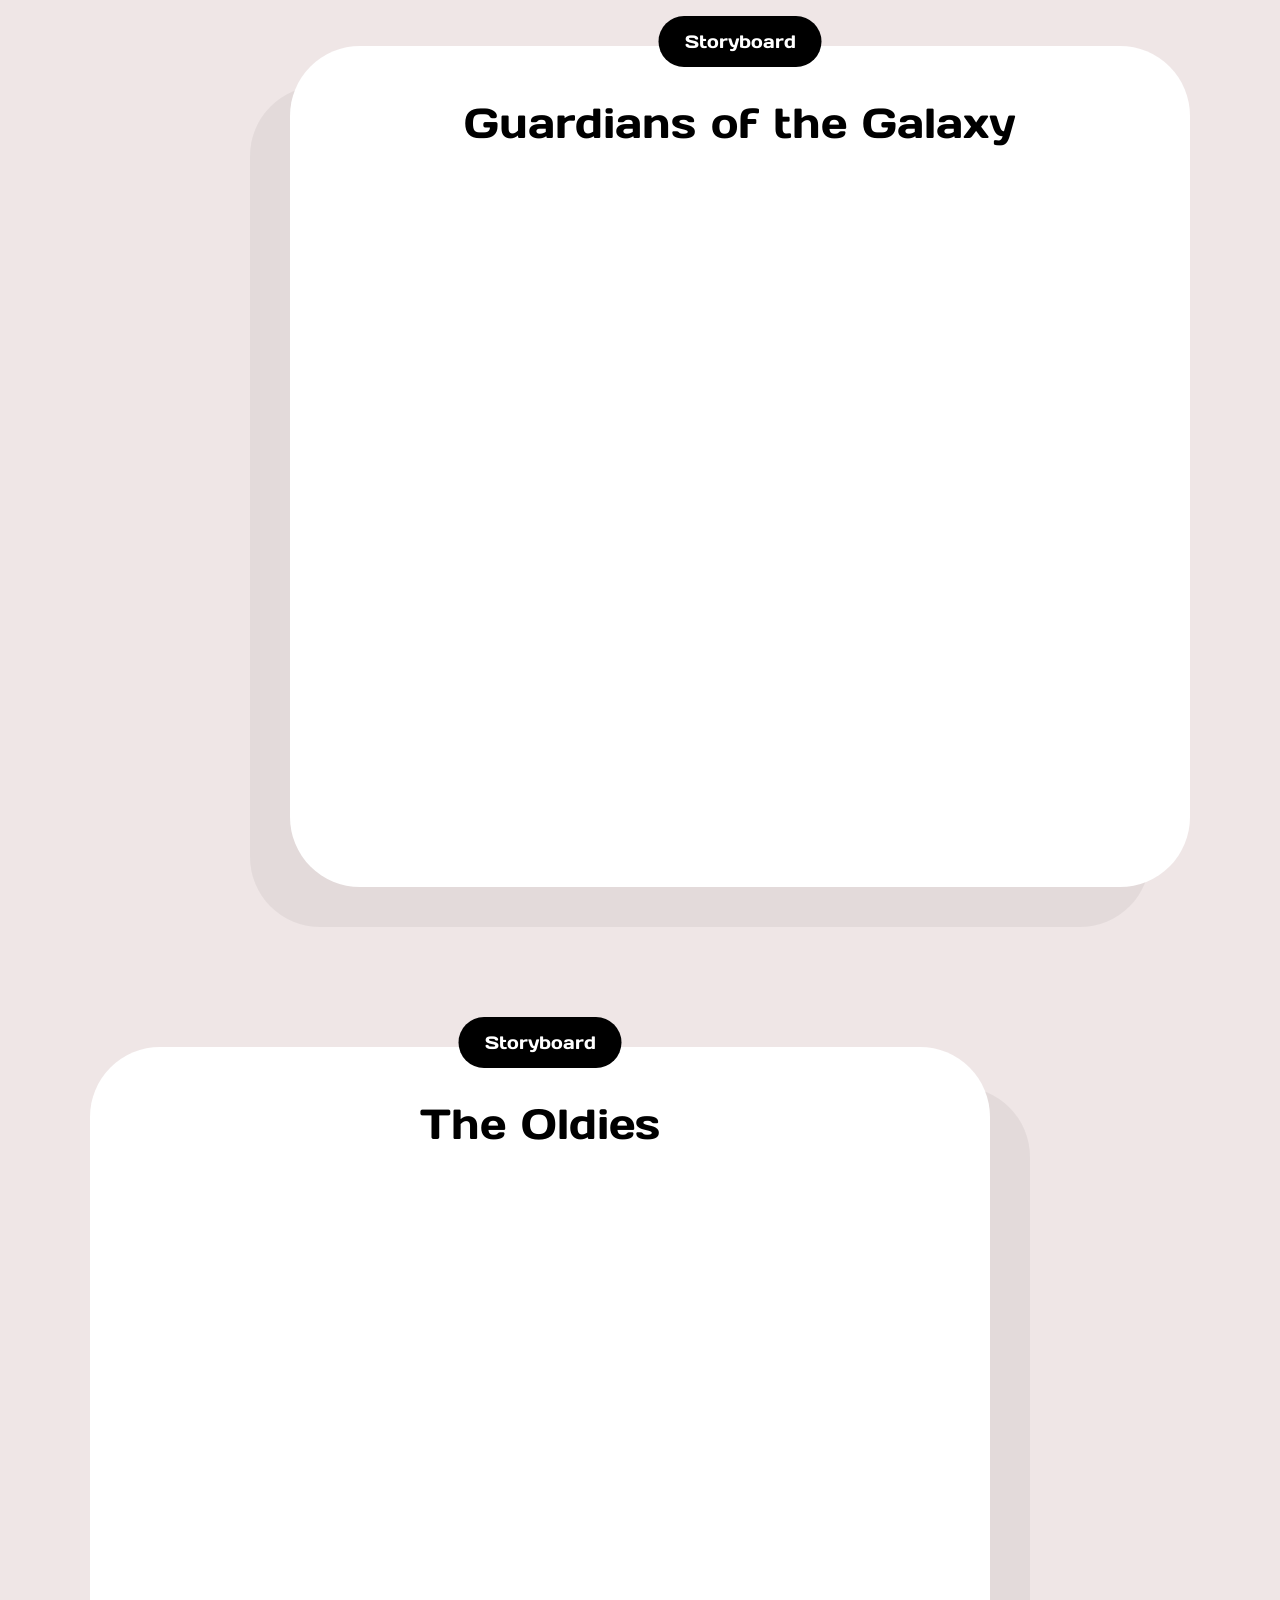
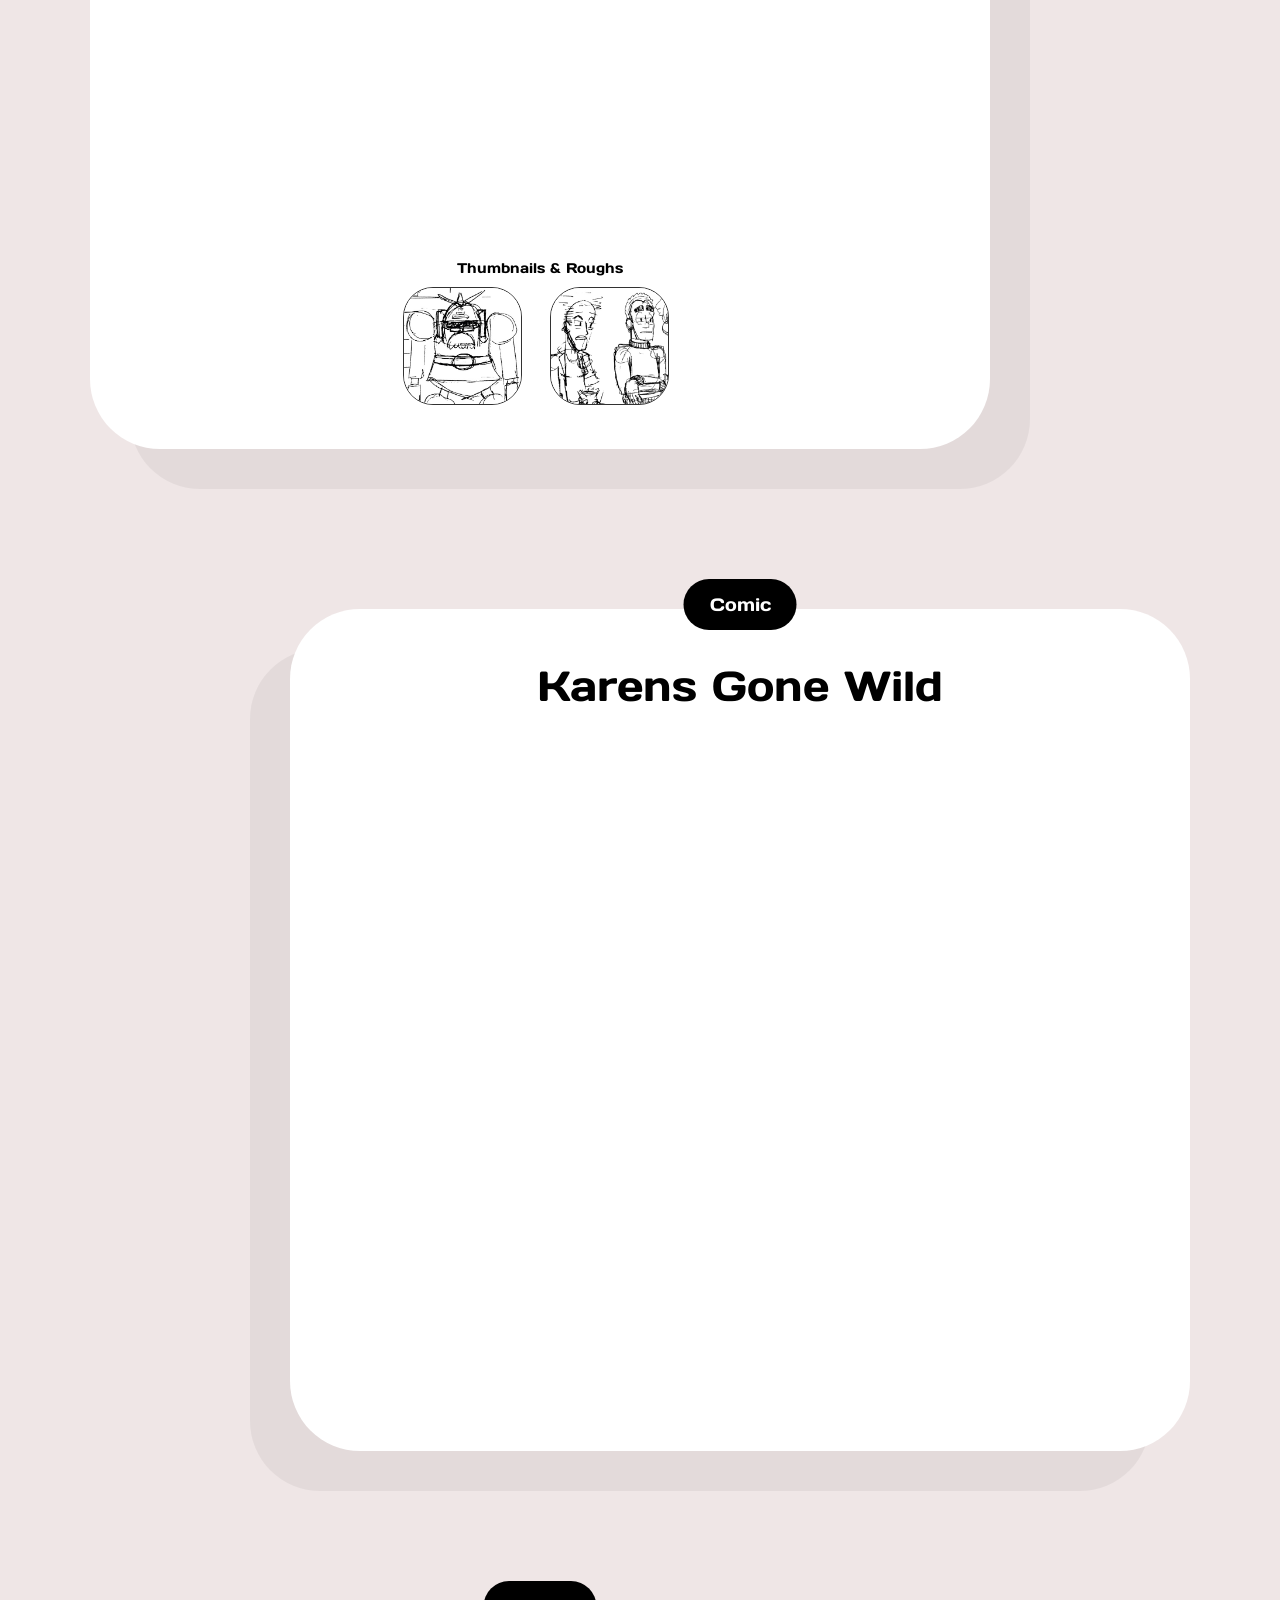
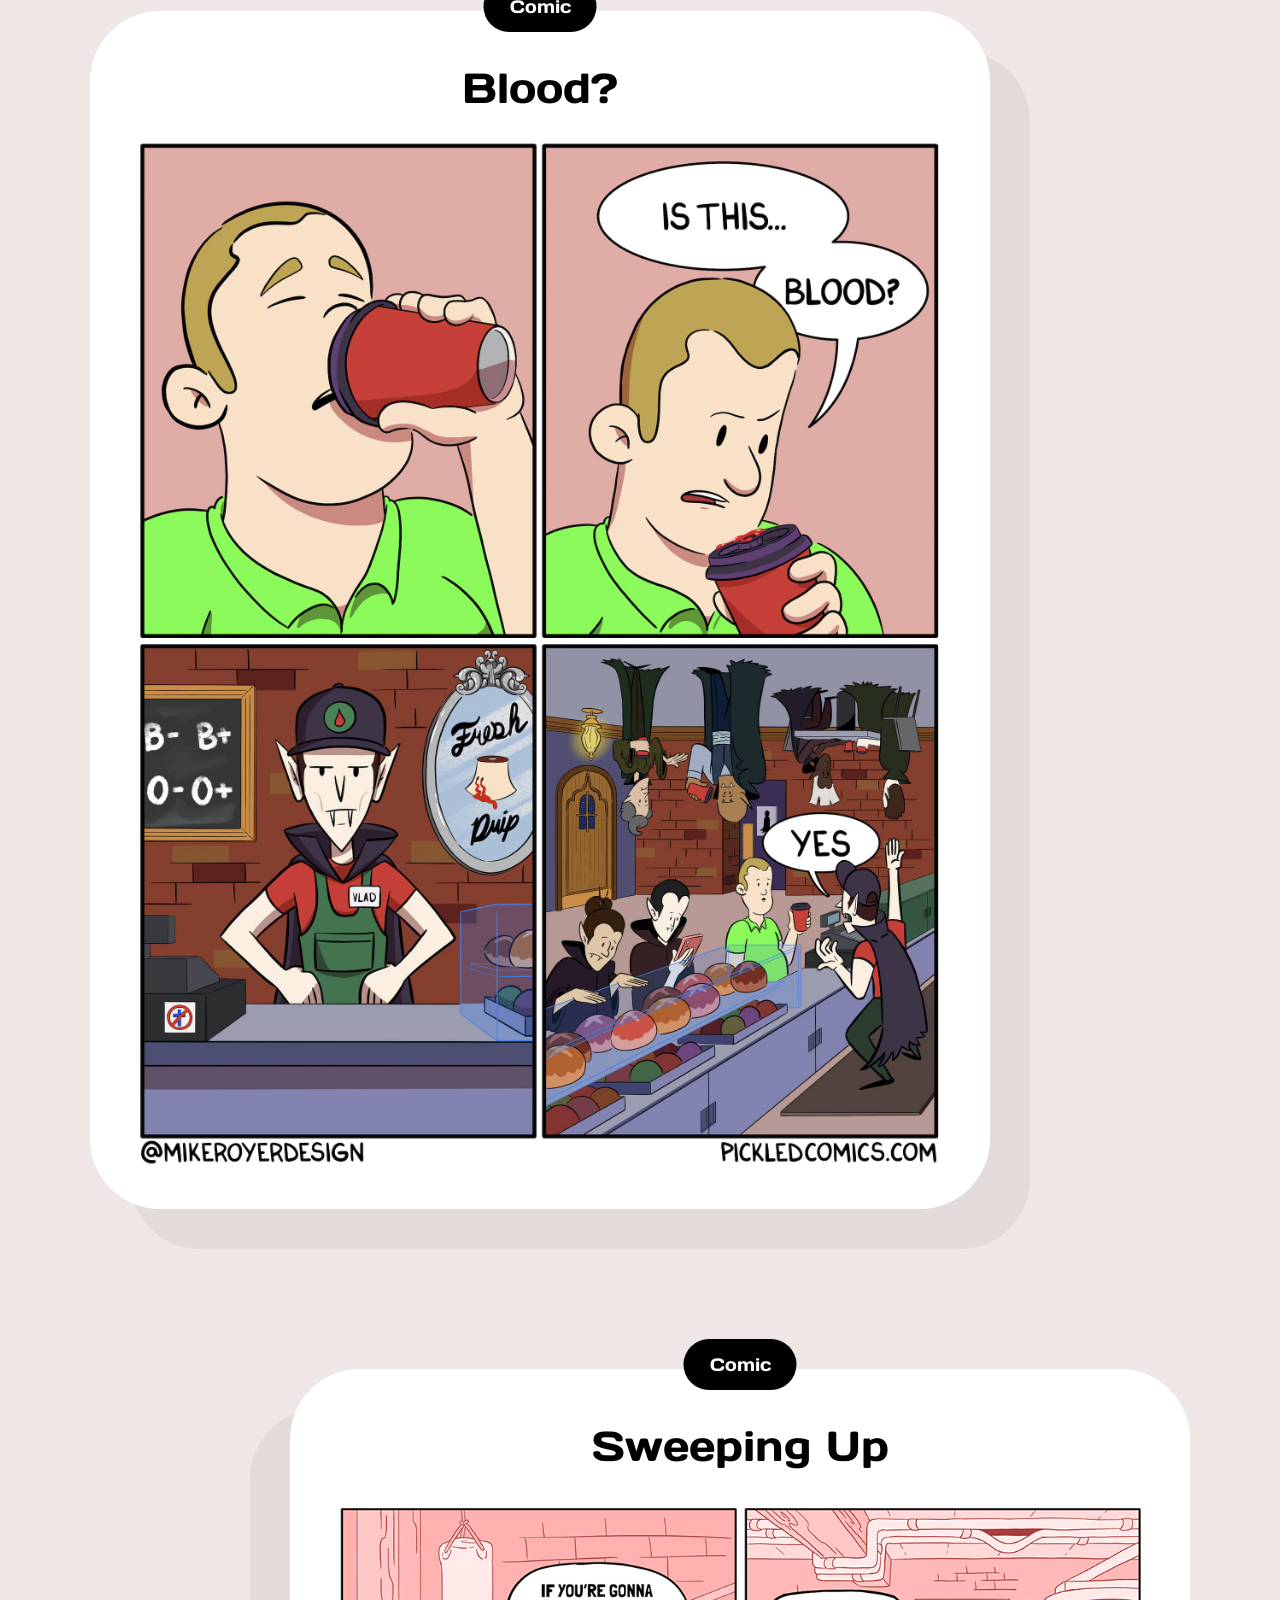
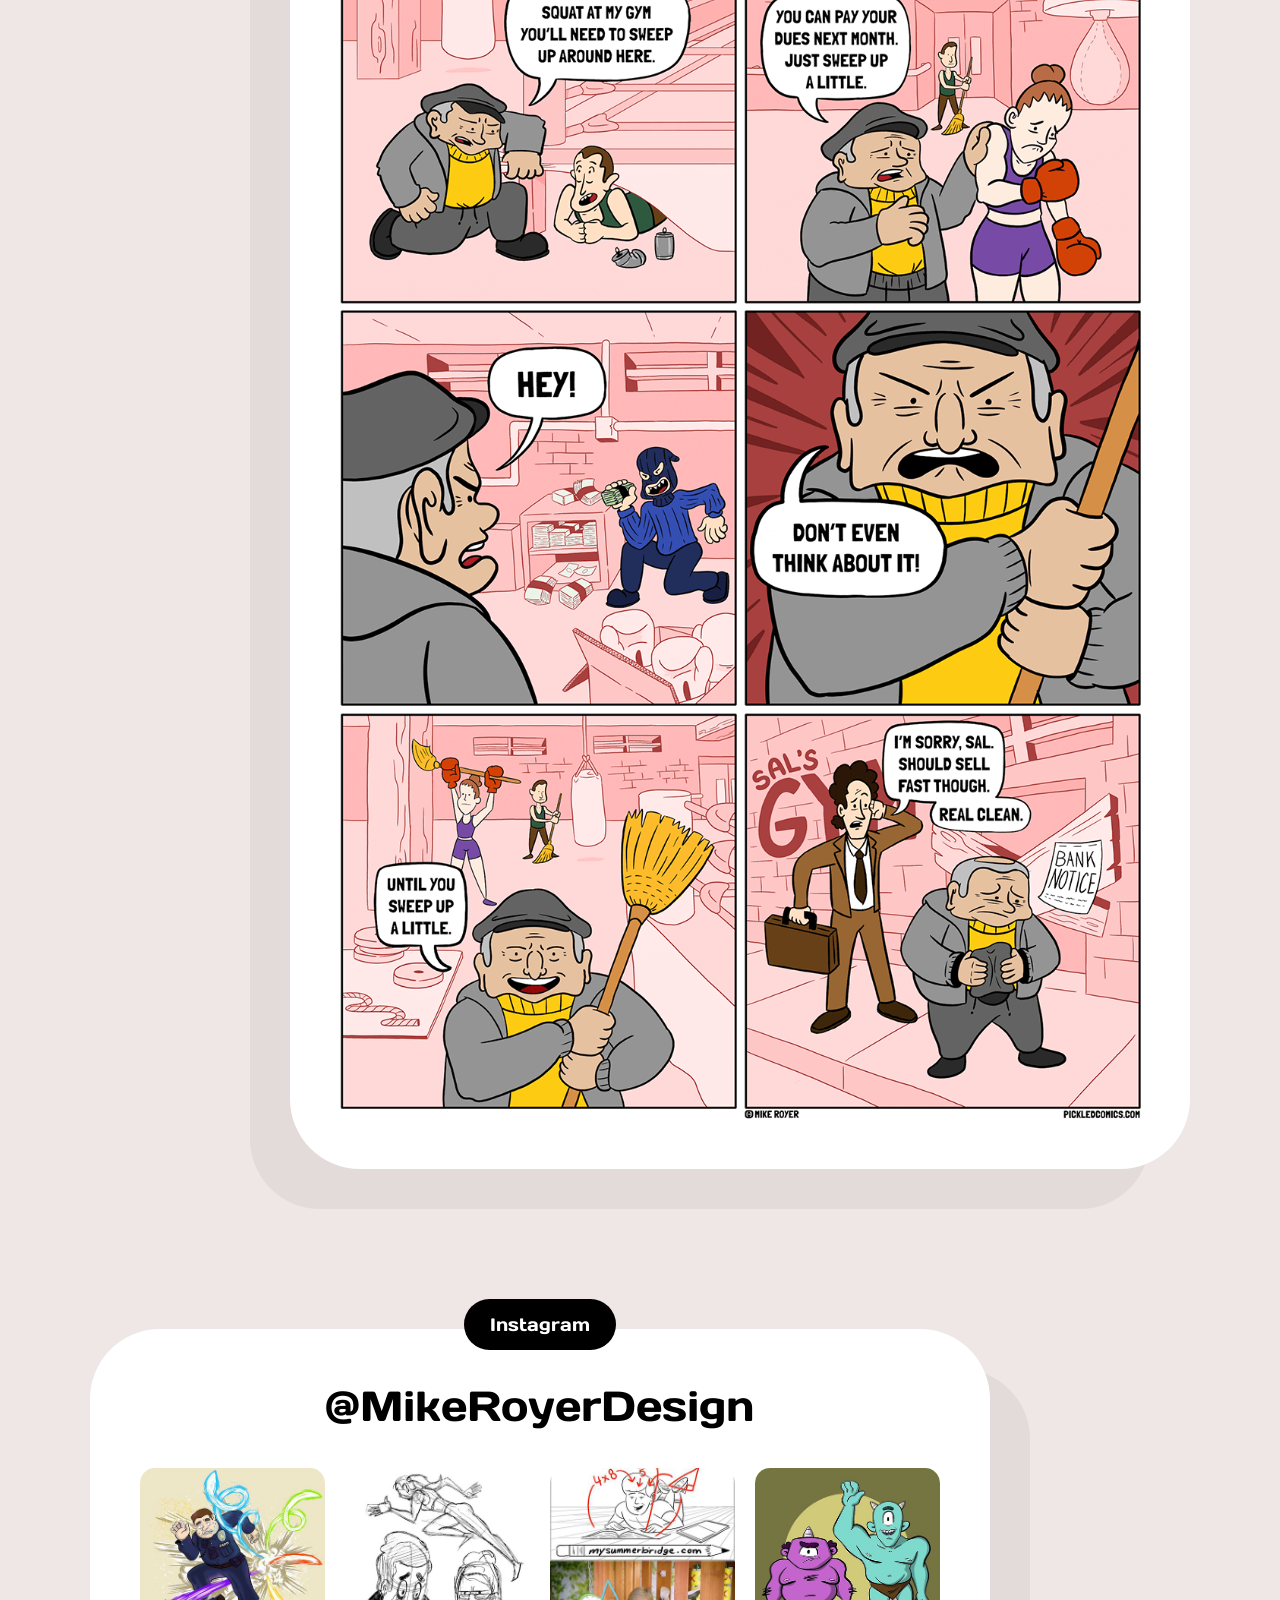
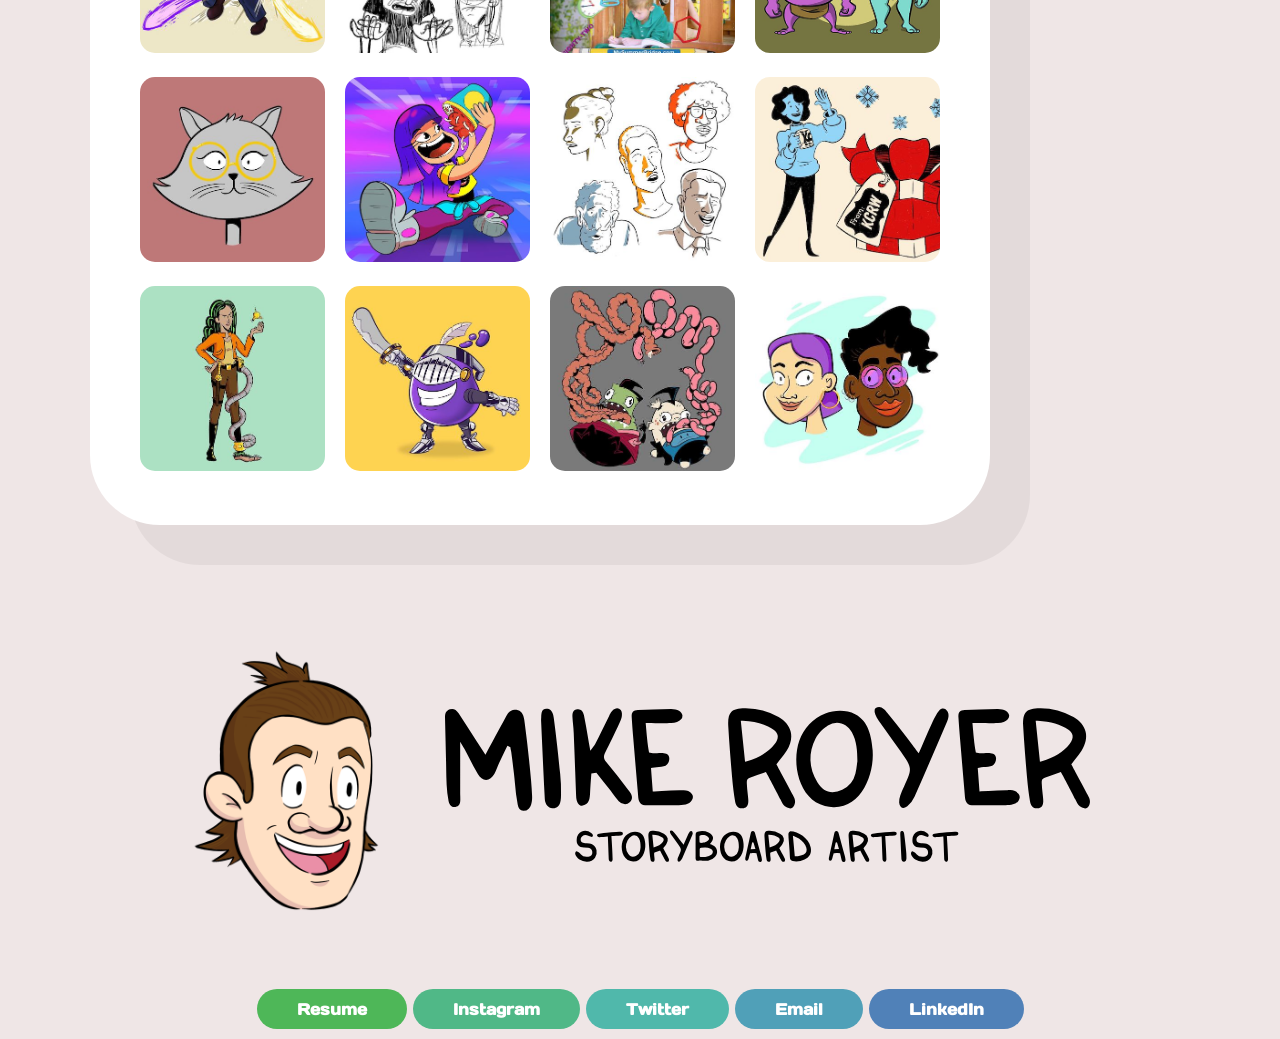
<file: storyboards/index.html>
<!doctype html>
<html lang="en">
<head>

<meta charset="utf-8">
<meta name="viewport" content="width=device-width, initial-scale=1, shrink-to-fit=no">
<title>Mike Royer | Storyboard Artist</title>

<meta property="og:locale" content="en_US" />
<meta property="og:type" content="website" />
<meta property="og:title" content="Mike Royer | Storyboard Artist | Los Angeles" />
<meta property="og:description" content="Storyboard Artist and Illustrator" />
<meta property="og:url" content="https://mikeroyerdesign.com/storyboards" />
<meta property="og:site_name" content="Mike Royer | Story Artist | Los Angeles" />
<meta property="og:image" content="https://mikeroyerdesign.com/storyboards/img/template/mike-royer-fb-1200x628.jpg" />
<meta property="og:image:secure_url" content="https://mikeroyerdesign.com/storyboards/img/template/mike-royer-fb-1200x628.jpg" />
<meta property="og:image:width" content="1200" />
<meta property="og:image:height" content="630" />
<meta name="twitter:card" content="summary_large_image" />
<meta name="twitter:description" content="Storyboard Artist and Illustrator" />
<meta name="twitter:title" content="Mike Royer | Story Artist | Los Angeles" />
<meta name="twitter:site" content="@mikeroyerdesign" />
<meta name="twitter:image" content="https://mikeroyerdesign.com/storyboards/img/template/mike-royer-tw-1024x512.jpg" />

<link rel="stylesheet" type="text/css" href="style.css">

<link href="https://fonts.googleapis.com/css2?family=Days+One&display=swap" rel="stylesheet">



<link rel="icon" type="image/png" href="img/template/favicon.png" />
<link rel="apple-touch-icon" href="img/template/apple-touch-icon.png" />


<!-- GOOGLE ANALYTICS TRACKING -->
<script type="text/javascript">
  var _gaq = _gaq || [];
  _gaq.push(['_setAccount', 'UA-32307620-1']);
  _gaq.push(['_trackPageview']);

  (function() {
    var ga = document.createElement('script'); ga.type = 'text/javascript'; ga.async = true;
    ga.src = ('https:' == document.location.protocol ? 'https://ssl' : 'http://www') + '.google-analytics.com/ga.js';
    var s = document.getElementsByTagName('script')[0]; s.parentNode.insertBefore(ga, s);
  })();
</script>

<!-- Magnific Popup core CSS file -->
<link rel="stylesheet" href="magnific-popup/magnific-popup.css">

<!-- jQuery 1.7.2+ or Zepto.js 1.0+ -->
<script src="//ajax.googleapis.com/ajax/libs/jquery/1.9.1/jquery.min.js"></script>

<!-- Magnific Popup core JS file -->
<script src="magnific-popup/jquery.magnific-popup.js"></script>

<script>
	$(document).ready(function() {
		$('.popup').magnificPopup({type:'image'});
	});
</script>


</head>

<body>


<div class="nav">
	<div><a href="Mike-Royer-Resume-Storyboard-2021-website.pdf" target="_blank">Resume</a></div>
	<div><a href="https://www.instagram.com/mikeroyerdesign/" target="_blank">Instagram</a></div>
	<div><a href="https://twitter.com/mikeroyerdesign/" target="_blank">Twitter</a></div>
	<div><a href="mailto:mikeroyerdesign@gmail.com" target="_blank">Email</a></div>
	<div><a href="https://www.linkedin.com/in/mike-royer/" target="_blank">LinkedIn</a></div>
</div>


<div class="header">
	
	<div class="left">
		<div class="avatar">
			<img src="img/template/mike-royer-avatar.png" alt="Mike Royer Storyboard Artist" title="Mike Royer Storyboard Artist" />
		</div>
	</div>
	
	<div class="right">
		<div class="title">
			<img src="img/template/mike-royer-storyboard-artist.svg" alt="Mike Royer Storyboard Artist" title="Mike Royer Storyboard Artist" />
		</div>
	</div>
	
</div>


<div class="content">
	
	<!-- ////////////////////////////// STORYBOARD CARD ////////////////////////////// -->
	<div class="card float-left">
		<h4>Storyboard</h4>
		<h3>One Tough Bastard</h3>
		<div class="storyboard">
			<div class="iframe-container">
				<script async class="speakerdeck-embed" data-id="5eec0ee2040647d9b6144c903010b0a0" data-ratio="1.29129886506936" src="//speakerdeck.com/assets/embed.js"></script>			
				</div>
		</div>
		<div class="sketch-caption">
			Thumbnails & Roughs
		</div>
		<div class="grid">
			<div class="one"><a class="popup" href="img/storyboards/bastard-sketch1.jpg"><img src="img/storyboards/thumbs/bastard-sketch1-thumb.jpg" alt="" /></a></div>
			<div class="two"><a class="popup" href="img/storyboards/bastard-sketch2.jpg"><img src="img/storyboards/thumbs/bastard-sketch2-thumb.jpg" alt="" /></a></div>
			<div class="three"><a class="popup" href="img/storyboards/bastard-sketch3.jpg"><img src="img/storyboards/thumbs/bastard-sketch3-thumb.jpg" alt="" /></a></div>
		</div>
	</div>
	
	
	
	
	<!-- ////////////////////////////// STORYBOARD CARD ////////////////////////////// -->
	<div class="card float-right">
		<h4>Storyboard</h4>
		<h3>Guardians of the Galaxy</h3>
		<div class="storyboard">
			<div class="iframe-container">
				<script async class="speakerdeck-embed" data-id="7532a829ab734ab183df4db81365037b" data-ratio="1.29129886506936" src="//speakerdeck.com/assets/embed.js"></script>
			</div>
		</div>
	</div>
	

	
	<!-- ////////////////////////////// STORYBOARD CARD ////////////////////////////// -->
<!--
	<div class="card float-right">
		<h4>Storyboard</h4>
		<h3>The Catch</h3>
		<div class="storyboard">
			<div class="iframe-container">
				<script async class="speakerdeck-embed" data-id="30b1c7f3ac204746bd77b400e4672e19" data-ratio="1.29129886506936" src="//speakerdeck.com/assets/embed.js"></script>
			</div>
		</div>
		<div class="sketch-caption">
			Thumbnails & Roughs
		</div>
		<div class="grid">
			<div class="one"><a class="popup" href="img/storyboards/catch-sketch1.jpg"><img src="img/storyboards/thumbs/catch-sketch1-thumb.jpg" alt="" /></a></div>
			<div class="two"><a class="popup" href="img/storyboards/catch-sketch2.jpg"><img src="img/storyboards/thumbs/catch-sketch2-thumb.jpg" alt="" /></a></div>
			<div class="three"><a class="popup" href="img/storyboards/catch-sketch3.jpg"><img src="img/storyboards/thumbs/catch-sketch3-thumb.jpg" alt="" /></a></div>
		</div>
	</div>
-->
	
	<!-- ////////////////////////////// STORYBOARD CARD ////////////////////////////// -->
	<div class="card float-left">
		<h4>Storyboard</h4>
		<h3>The Oldies</h3>
		<div class="storyboard">
			<div class="iframe-container">
				<script async class="speakerdeck-embed" data-id="0e971238561a435ca7680ea3da41629e" data-ratio="1.29129886506936" src="//speakerdeck.com/assets/embed.js"></script>
			</div>
		</div>
		<div class="sketch-caption">
			Thumbnails & Roughs
		</div>
		<div class="grid">
			<div class="one"><a class="popup" href="img/storyboards/oldies-sketch1.jpg"><img src="img/storyboards/thumbs/oldies-sketch1-thumb.jpg" alt="" /></a></div>
			<div class="two"><a class="popup" href="img/storyboards/oldies-sketch2.jpg"><img src="img/storyboards/thumbs/oldies-sketch2-thumb.jpg" alt="" /></a></div>
		</div>
	</div>
	
	
	<!-- ////////////////////////////// COMIC CARD ////////////////////////////// -->
	<div class="card float-right">
		<h4>Comic</h4>
		<h3>Karens Gone Wild</h3>
		<div class="storyboard">
			<div class="iframe-container">
				<script async class="speakerdeck-embed" data-id="e937430504f54b7797694a2caaa3cafc" data-ratio="1.3744966442953" src="//speakerdeck.com/assets/embed.js"></script>
			</div>
		</div>
	</div>

	
	<!-- ////////////////////////////// COMIC CARD ////////////////////////////// -->
	<div class="card float-left">
		<h4>Comic</h4>
		<h3>Blood?</h3>
		<img src="img/comics/blood-mike-royer.jpg" alt="Mike Royer, Blood" title="Mike Royer, Blood" />
	</div>
	
	<!-- ////////////////////////////// COMIC CARD ////////////////////////////// -->
	<div class="card float-right">
		<h4>Comic</h4>
		<h3>Sweeping Up</h3>
		<img src="img/comics/sweeping-up-mike-royer.png" alt="Mike Royer, Sweeping Up" title="Mike Royer, Sweeping Up" />
	</div>
	
	<!-- ////////////////////////////// INSTA CARD ////////////////////////////// -->
	<div class="card float-left last-card">
		<h4>Instagram</h4>
		<h3><a href="https://www.instagram.com/mikeroyerdesign/" target="_blank">@MikeRoyerDesign</a></h3>
		<div class="insta">
		<div><a href="https://www.instagram.com/p/CQ1ci6SjOhE/" target="_blank"><img src="img/insta/insta-lapd.jpg" /></a></div>
		<div><a href="https://www.instagram.com/p/CPtVSyZj1xW/" target="_blank"><img src="img/insta/insta-sketches.jpg" /></a></div>
		<div><a href="https://www.instagram.com/p/CPqt8c1j_5c/" target="_blank"><img src="img/insta/insta-summer-bridge.jpg" /></a></div>
		<div><a href="https://www.instagram.com/p/CC-PK-QjhKd/" target="_blank"><img src="img/insta/insta-cycl.jpg" /></a></div>
		<div><a href="https://www.instagram.com/p/B_l1ADoj8Xp/" target="_blank"><img src="img/insta/insta-cat.jpg" /></a></div>
		<div><a href="https://www.instagram.com/p/B87E7HQj7Dz/" target="_blank"><img src="img/insta/insta-glitch.jpg" /></a></div>
		<div><a href="https://www.instagram.com/p/B8sN6IBjVyH/" target="_blank"><img src="img/insta/insta-faces.jpg" /></a></div>
		<div><a href="https://www.instagram.com/p/B6RhaoEjdiq/" target="_blank"><img src="img/insta/insta-gift.jpg" /></a></div>
		<div><a href="https://www.instagram.com/p/B5EdKdPDUwK/" target="_blank"><img src="img/insta/insta-claw.jpg" /></a></div>
		<div><a href="https://www.instagram.com/p/B3fdh3pjsN0/" target="_blank"><img src="img/insta/insta-syrup.jpg" /></a></div>
		<div><a href="https://www.instagram.com/p/BwkMbKiF7qI/" target="_blank"><img src="img/insta/insta-zim.jpg" /></a></div>
		<div><a href="https://www.instagram.com/p/Bwd_r3All_4/" target="_blank"><img src="img/insta/insta-girls.jpg" /></a></div>
	</div>
	</div>


	
	
</div>




<div class="header">
	
	<div class="left">
		<div class="avatar">
			<img src="img/template/mike-royer-avatar.png" alt="Mike Royer Storyboard Artist" title="Mike Royer Storyboard Artist" />
		</div>
	</div>
	
	<div class="right">
		<div class="title">
			<img src="img/template/mike-royer-storyboard-artist.svg" alt="Mike Royer Storyboard Artist" title="Mike Royer Storyboard Artist" />
		</div>
	</div>
	
	
</div>

<div class="nav">
	<div><a href="Mike-Royer-Resume-Storyboard-2021-website.pdf" target="_blank">Resume</a></div>
	<div><a href="https://www.instagram.com/mikeroyerdesign/" target="_blank">Instagram</a></div>
	<div><a href="https://twitter.com/mikeroyerdesign/" target="_blank">Twitter</a></div>
	<div><a href="mailto:mikeroyerdesign@gmail.com" target="_blank">Email</a></div>
	<div><a href="https://www.linkedin.com/in/mike-royer/" target="_blank">LinkedIn</a></div>
</div>

</body>
</html>
</file>
<file: style.css>
/* ///////////////////////// GLOBAL ///////////////////////// */
body{
	padding: 0 15px;
	font-family: sans-serif;
}

.wrapper{
	max-width: 980px;
	margin: 0 auto 30px auto;
}

/* ///////////////////////// HEADER ///////////////////////// */
.header{
	text-align: center;
	padding-top: 15px;
}

.header .avatar{
	margin-bottom: 10px;
}

.header .avatar img{
	max-width: 120px;
	height: auto;
}

.header .handwriting{
	margin-bottom: 10px;
}

.header .handwriting img{
	max-width: 400px;
	height: auto;
}

.header h2{
	font-size: 20px;
	font-weight: 300;
	margin: 0 0 30px 0;
	padding: 0;
}

.header h2 a{
	text-decoration: none;
	color: #000;
	border-bottom: dotted 1px #000;
}

@media (max-width:900px){

}

.nav{
	text-align: center;
	margin: 0 auto;
	max-width: 500px;
	width: 100%;
}

.nav a{
	color: #FFF;
	text-decoration: none;
	background-color: #000;
	padding: 10px 40px;
	border-radius: 100px;
	font-weight: 900;
	font-size: 22px;
	margin-bottom: 20px;
	transition: all 0.2s ease;
	display: block;
}

.nav a:hover{
	background-color: #4eb758;
}

.nav div:nth-child(1) a{background-color: #4eb758;}
.nav div:nth-child(2) a{background-color: #50b887;}
.nav div:nth-child(3) a{background-color: #50b8ab;}
.nav div:nth-child(4) a{background-color: #50a0b8;}
.nav div:nth-child(5) a{background-color: #5081b8;}
.nav div:nth-child(6) a{background-color: #505cb8;}
.nav div:nth-child(7) a{background-color: #6b50b8;}
</file>
<file: graphics/style.css>
/* ///////////////////////// GLOBAL ///////////////////////// */
body{
	padding: 0 20px;
	font-family: 'Lato', sans-serif;
}

.wrapper{
	max-width: 980px;
	margin: 0 auto;
}

/* ///////////////////////// HEADER ///////////////////////// */
.header{
	text-align: center;
	margin: 100px 0 100px 0;
}

@media (max-width:720px){
	.header{
		margin: 50px 0 50px 0;
	}
}

.header img{
	max-width: 200px;
	height: auto;
	border-radius: 200px;
	border: 8px solid #FFF;
	box-shadow: 0px 6px 6px rgba(0,0,0,0.2);
}

.header h1{
	font-size: 100px;
	margin: 20px 0 0 0;
	padding: 0;
}

.header h2{
	font-weight: 300;
	font-size: 30px;
	margin: 0;
	padding: 0;
}

@media (max-width:720px){
	.header h1{
		font-size: 60px;
	}
	.header h2{
		font-size: 24px;
	}
}

/* ///////////////////////// CONTENT BLOCK ///////////////////////// */

.content-block{
	border-bottom: 2px solid #ededed;
	margin-bottom: 100px;
	padding-bottom: 80px;
}

@media (max-width:720px){
	.content-block{
		margin-bottom: 60px;
		padding-bottom: 30px;
	}
}

.content-block h1{
	margin: 0;
	padding: 0;
	font-weight: 900;
	font-size: 50px;
}

@media (max-width:720px){
	.content-block h1{
		font-size: 30px;
	}
}

.featured img{
	width: 100%;
	height: auto;
}

.featured video{
	width: 100%;
	height: auto;
}

.info{
	display: flex;
    flex-direction: row;
    flex-wrap: wrap;
    margin-top: 40px;
}

@media (max-width:720px){
	.info{
	    margin-top: 15px;
	}
}

.info .left{
	width: 80%;
    box-sizing: border-box;
    padding-right: 40px;
}

@media (max-width:720px){
	.info .left{
		width: 100%;
	    padding-right: 0px;
	}	
}

.info .left p{
	font-size: 20px;
	line-height: 1.6;
}

@media (max-width:720px){
	.info .left p{
		font-size: 16px;
		line-height: 1.4;
	}
}

.info .left p a{
	text-decoration: none;
	color: #4eb758;
	border-bottom: 1px solid #4eb758;
	transition: all 0.2s ease;
}

.info .left p a:hover{
	color: #000;
	border-bottom: 1px solid #000;
}

.info .right{
	width: 20%;
    box-sizing: border-box;
    align-self: center;
    text-align: center;
}

@media (max-width:720px){
	.info .right{
		width: 100%;
	}	
}

.info .right img{
	width: 100%;
	height: auto;
}

.caption{
	font-size: 12px;
	color: #acacac;
}

@media (max-width:720px){
	.info .right img{
		max-width: 200px;
	}
}

/* ///////////////////////// PIE CONTEST ///////////////////////// */

.pie-contest .info .right img{
	max-width: 140px;
}


/* ///////////////////////// TED LASSO ///////////////////////// */

.ted-layout{
	display: flex;
    flex-direction: row;
    flex-wrap: wrap;
}

.ted-left{
	width: 46.9791%;
    box-sizing: border-box;
}

.ted-left video{
	width: 100%;
	height: auto;
}

.ted-right{
	width: 53.0209%;
    box-sizing: border-box;
}


/* ///////////////////////// SHE HULK ///////////////////////// */

.sh-layout{
	display: flex;
    flex-direction: row;
    flex-wrap: wrap;
}

.sh-left{
	width: 43.385416666666664%;
    box-sizing: border-box;
}


.sh-right{
	width: 56.614583333333336%;
    box-sizing: border-box;
}


/* ///////////////////////// FOOTER ///////////////////////// */

.footer{
	display: flex;
    flex-direction: row;
    flex-wrap: wrap;
    margin-bottom: 100px;
    margin-top: -50px;
}

.footer .col1{
	width: 75%;
    box-sizing: border-box;
}

.footer .col2{
	width: 25%;
    box-sizing: border-box;
    text-align: center;
}

.footer .col2 img{
	width: 100%;
	max-width: 140px;
	height: auto;
	border-radius: 200px;
	border: 4px solid #FFF;
	box-shadow: 0px 3px 3px rgba(0,0,0,0.2);
}

.footer .col2 p{
	font-size: 14px;
}

.footer h2{
	margin: 0 0 20px 0;
	padding: 0;
}

.footer .footer-nav{
	margin: 0;
	padding: 0;
	display: flex;
    flex-direction: row;
    flex-wrap: wrap;
}

.footer .footer-nav div{
	margin: 0 0 16px 0;
	padding: 0;
	width: 25%;
    box-sizing: border-box;
}

.footer .footer-nav div a{
	display: block;
	background-color: #FFF;
	color: #000;
	text-decoration: none;
	padding: 10px 12px;
	text-align: center;
	border-radius: 50px;
	margin-right: 10px;
	box-shadow: 0px 3px 3px rgba(0,0,0,0.15);
	border: 1px solid #f4f4f4;
}


.footer .footer-nav div a:hover{
	background-color: #f6f6f6;
	transition: all 0.2s ease;
}

@media (max-width:720px){
	.footer{
	    margin-bottom: 100px;
	    margin-top: 10px;
	}
	.footer h2{
		font-size: 16px;
	}
	.footer .col1{
		width: 65%;
	}
	.footer .col2{
		width: 35%;
	}
	.footer .footer-nav div{
		width: 50%;
	}
	.footer .footer-nav div a{
		font-size: 14px;
	}
}
</file>
<file: storyboards/style.css>
/*----------------------------------------------
-------------------CSS RESET--------------------
----------------------------------------------*/
html, body, div, span, applet, object, iframe,
h1, h2, h3, h4, h5, h6, p, blockquote, pre,
a, abbr, acronym, address, big, cite, code,
del, dfn, em, img, ins, kbd, q, s, samp,
small, strike, strong, sub, sup, tt, var,
b, u, i, center,
dl, dt, dd, ol, ul, li,
fieldset, form, label, legend,
table, caption, tbody, tfoot, thead, tr, th, td,
article, aside, canvas, details, embed, 
figure, figcaption, footer, header, hgroup, 
menu, nav, output, ruby, section, summary,
time, mark, audio, video {
	margin: 0;
	padding: 0;
	border: 0;
	font-size: 100%;
	font: inherit;
	vertical-align: baseline;
}

/*----------------------------------------------
---------------------GLOBAL---------------------
----------------------------------------------*/

body{
	font-family: 'Days One', sans-serif;
	background: #efe6e6;

}
	
.content{
	box-sizing: border-box;
	padding: 50px;
	margin: 0 auto;
	max-width: 1200px;
	width: 100%;
}

@media (max-width:720px){
	.content{
		padding: 20px;
	}	
}

/*----------------------------------------------
---------------------HEADER---------------------
----------------------------------------------*/
.header{
	max-width: 900px;
	width: 100%;
	margin: 0 auto 0 auto;
	padding-top: 40px;
	padding-bottom: 40px;
	box-sizing: border-box;
	display: flex;
    flex-direction: row;
    flex-wrap: wrap;
}

.header .left{
	width: 25%;
    box-sizing: border-box;
    padding-right: 30px;
}

.header .right{
	width: 75%;
    box-sizing: border-box;
    padding-left: 30px;
    align-self:center;
}

.avatar{
	text-align: center;
}

.avatar img{
	width: 100%;
	height: auto;
}

@media (max-width:720px){
	.header{
		padding-left: 20px;
		padding-right: 20px;
		padding-top: 15px;
	}
	.header .left, .header .right{
		width: 100%;
		padding: 0;
	}
	.avatar img{
		max-width: 120px;
	}
}

/*----------------------------------------------
-------------------NAVIGATION-------------------
----------------------------------------------*/


.nav{
	text-align: center;
	margin: 0 auto 0 auto;
	padding: 20px 20px 0 20px;
}

.nav div{
	display: inline-block;
}

.nav a{
	color: #FFF;
	text-decoration: none;
	background-color: #000;
	padding: 10px 40px;
	border-radius: 100px;
	font-weight: 900;
	font-size: 16px;
	margin-bottom: 10px;
	transition: all 0.2s ease;
	display: block;
}

.nav a:hover{
	background-color: #4eb758;
}

.nav div:nth-child(1) a{background-color: #4eb758;}
.nav div:nth-child(2) a{background-color: #50b887;}
.nav div:nth-child(3) a{background-color: #50b8ab;}
.nav div:nth-child(4) a{background-color: #50a0b8;}
.nav div:nth-child(5) a{background-color: #5081b8;}
.nav div:nth-child(6) a{background-color: #505cb8;}
.nav div:nth-child(7) a{background-color: #6b50b8;}


/*----------------------------------------------
----------------------TITLE---------------------
----------------------------------------------*/

.title img{
	max-width: 700px;
	width: 100%;
	height: auto;
}


/*----------------------------------------------
----------------------CARD----------------------
----------------------------------------------*/

.card{
	position: relative;
	max-width: 900px;
	width: 100%;
	border-radius: 70px;
	background: #FFF;
	margin-bottom: 160px;
	padding: 40px 40px 40px 40px;
	box-sizing: border-box;
}	

.float-left{
	float: left;
	box-shadow: 40px 40px 0 rgba(0,0,0,0.05);
}

.float-right{
	float: right;
	box-shadow: -40px 40px 0 rgba(0,0,0,0.05);
}

.last-card{
	margin-bottom: 80px !important;
}


@media (max-width:720px){
	.float-left, .float-right{
		float: inherit;
		box-shadow: 0 20px 0 rgba(0,0,0,0.05);
	}
	.last-card{
		margin-bottom: 20px !important;
	}
	.card{
		padding: 20px;
		border-radius: 40px;
		margin-bottom: 80px;
	}
}
	
.card h3{
	text-align: center;
	font-size: 42px;
	margin: 10px 0 25px 0;
}

.card h3 a{
	text-decoration: none;
	color: #000;
}

.card h4{
	background: #000;
	color: #FFF;
	font-size: 18px;
	border-radius: 100px;
	text-align: center;
	padding: 14px 26px;
	position: absolute;
	top:-30px;
	left: 50%;
	-webkit-transform: translateX(-50%);
	transform: translateX(-50%);
}

@media (max-width:720px){
	.card h3{
		font-size: 24px;
		margin: 20px 0 20px 0;
	}
}

.iframe-container{
    position: relative;
    overflow: hidden;
    padding-top: 82%;
}

.iframe-container iframe{
	position: absolute;
	top: 0;
	left: 0;
	width: 100%;
	height: 100%;
	border: 1px solid #E3DADA !important;
	box-sizing: border-box;
	box-shadow: none !important;
	border-radius: 10px !important;
}

.card img{
	width: 100%;
	height: auto;
}

.sketch-caption{
	font-size: 14px;
	text-align: center;
	margin-top: 10px;
}

.card .grid{
	display: flex;
    flex-direction: row;
    flex-wrap: wrap;
    justify-content:center;
    margin: 10px auto 0 auto;
    width: 50%;
}

.card .grid div{
	width: 33.33%;
    box-sizing: border-box;
}

.card .grid div img{
	border-radius: 30px;
	border: 1px solid #323232;
	transition: all 0.2s ease;
}

.card .grid div img:hover{
	border: 1px solid #f15a24;
}

.card .grid .one{padding: 0 20px 0 0;}
.card .grid .two{padding: 0 10px 0 10px;}
.card .grid .three{padding: 0 0 0 20px;}

@media (max-width:720px){
	.card .grid{width: 80%;}
	.card .grid .one{padding: 0 10px 0 0;}
	.card .grid .two{padding: 0 5px 0 5px;}
	.card .grid .three{padding: 0 0 0 10px;}
	.card .grid div img{border-radius: 15px;}
}


/*----------------------------------------------
--------------------INSTAGRAM-------------------
----------------------------------------------*/

.insta{
	display: flex;
	flex-direction: row;
	flex-wrap: wrap;
}

.insta div{
	box-sizing: border-box;
	width: 25%;
	padding: 10px;
}

.insta div img{
	width: 100%;
	height: auto;
/* 	border: 2px solid #000; */
	transition: all .25s ease;
	border-radius: 15px;
}

.insta div img:hover{
	opacity: 0.5;
}

@media (max-width:720px){
	.insta div{
		width: 33.33%;
	}
}



/*----------------------------------------------
---------------------FOOTER---------------------
----------------------------------------------*/
.footer{
	margin-bottom: 100px;
}
</file>
